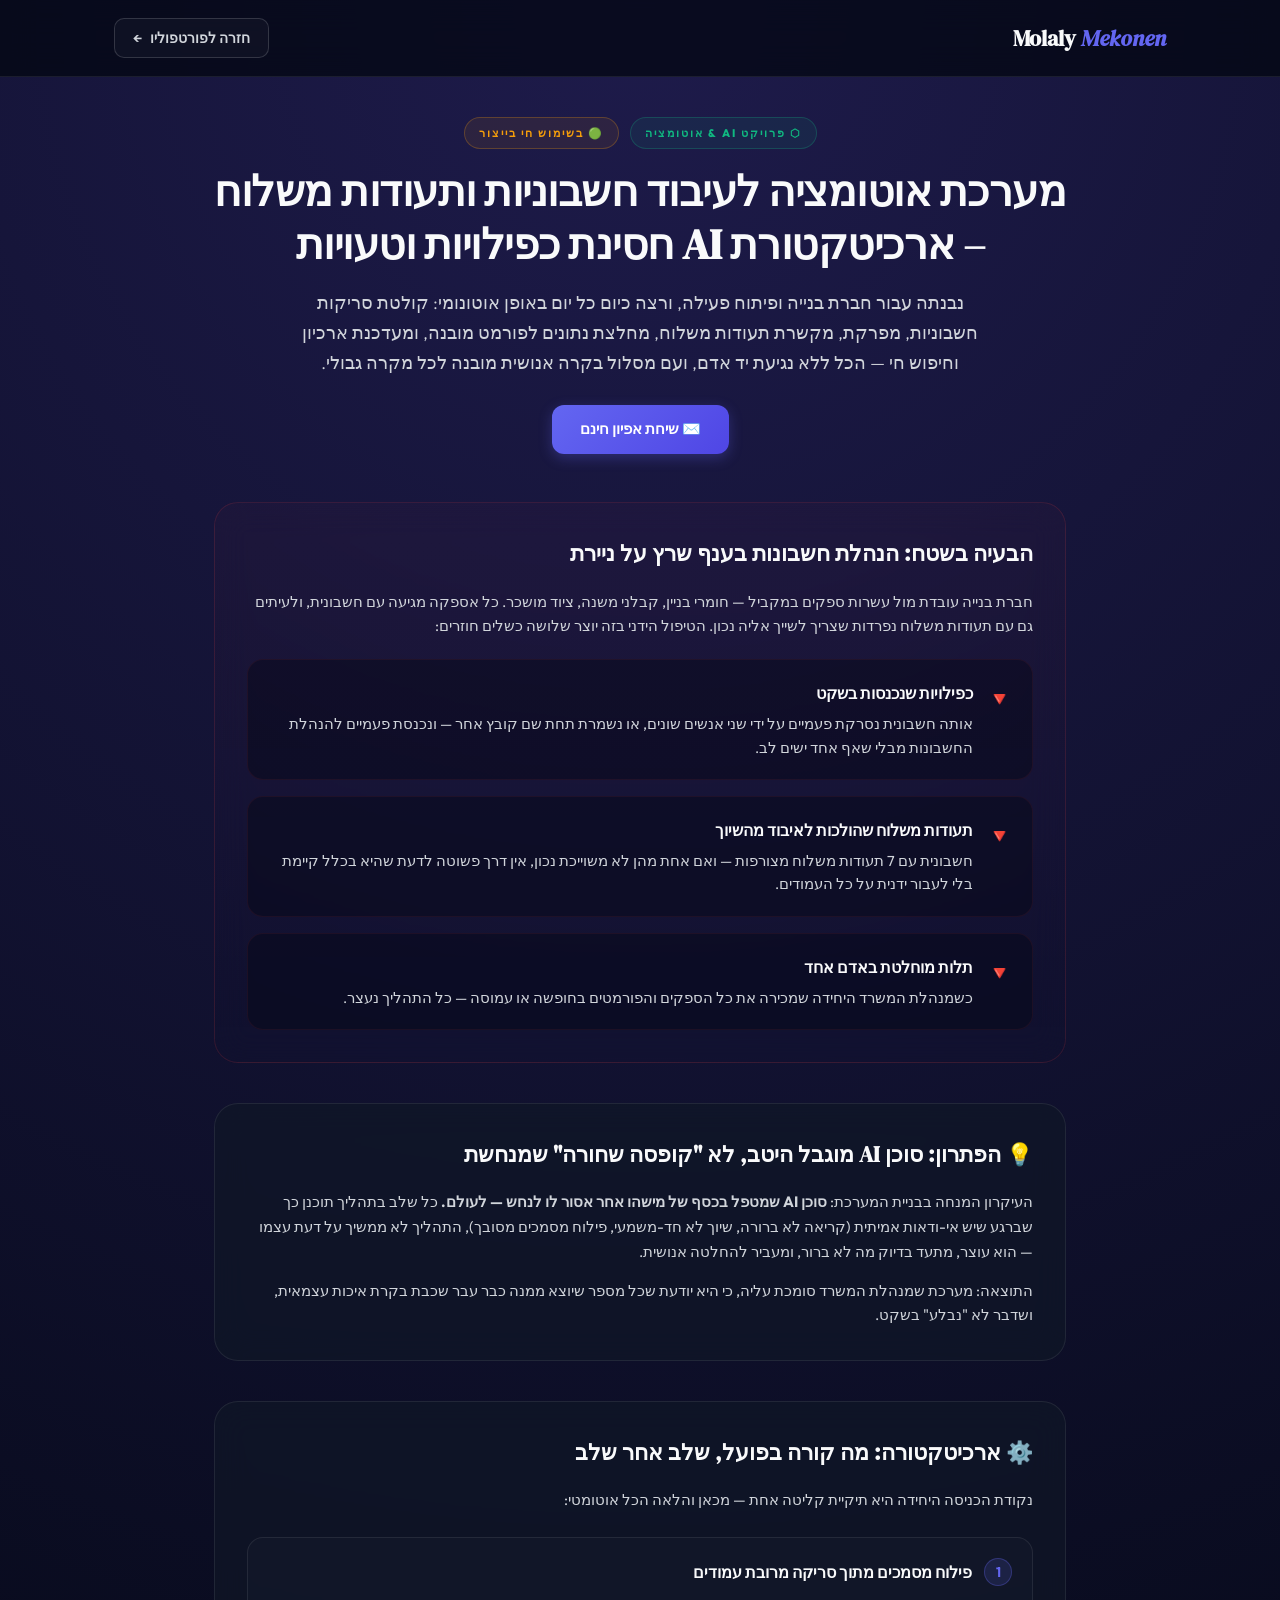
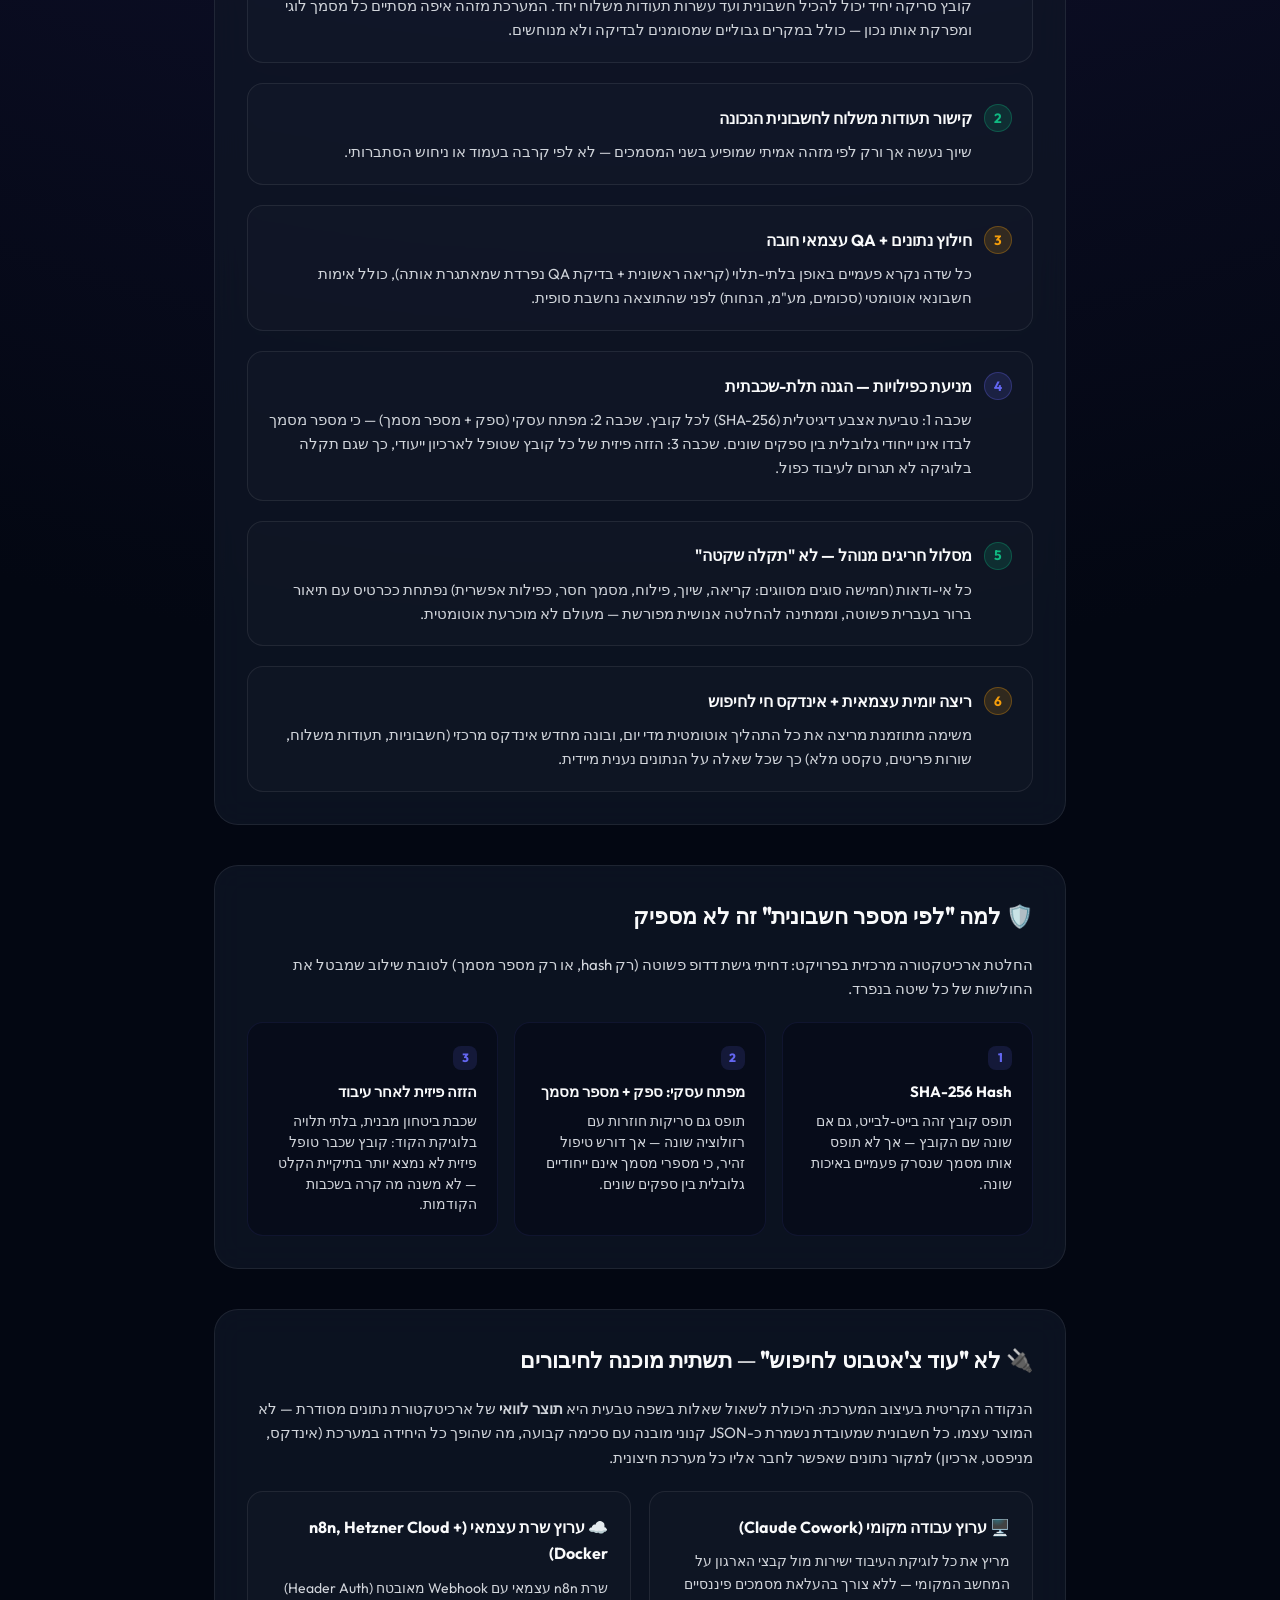
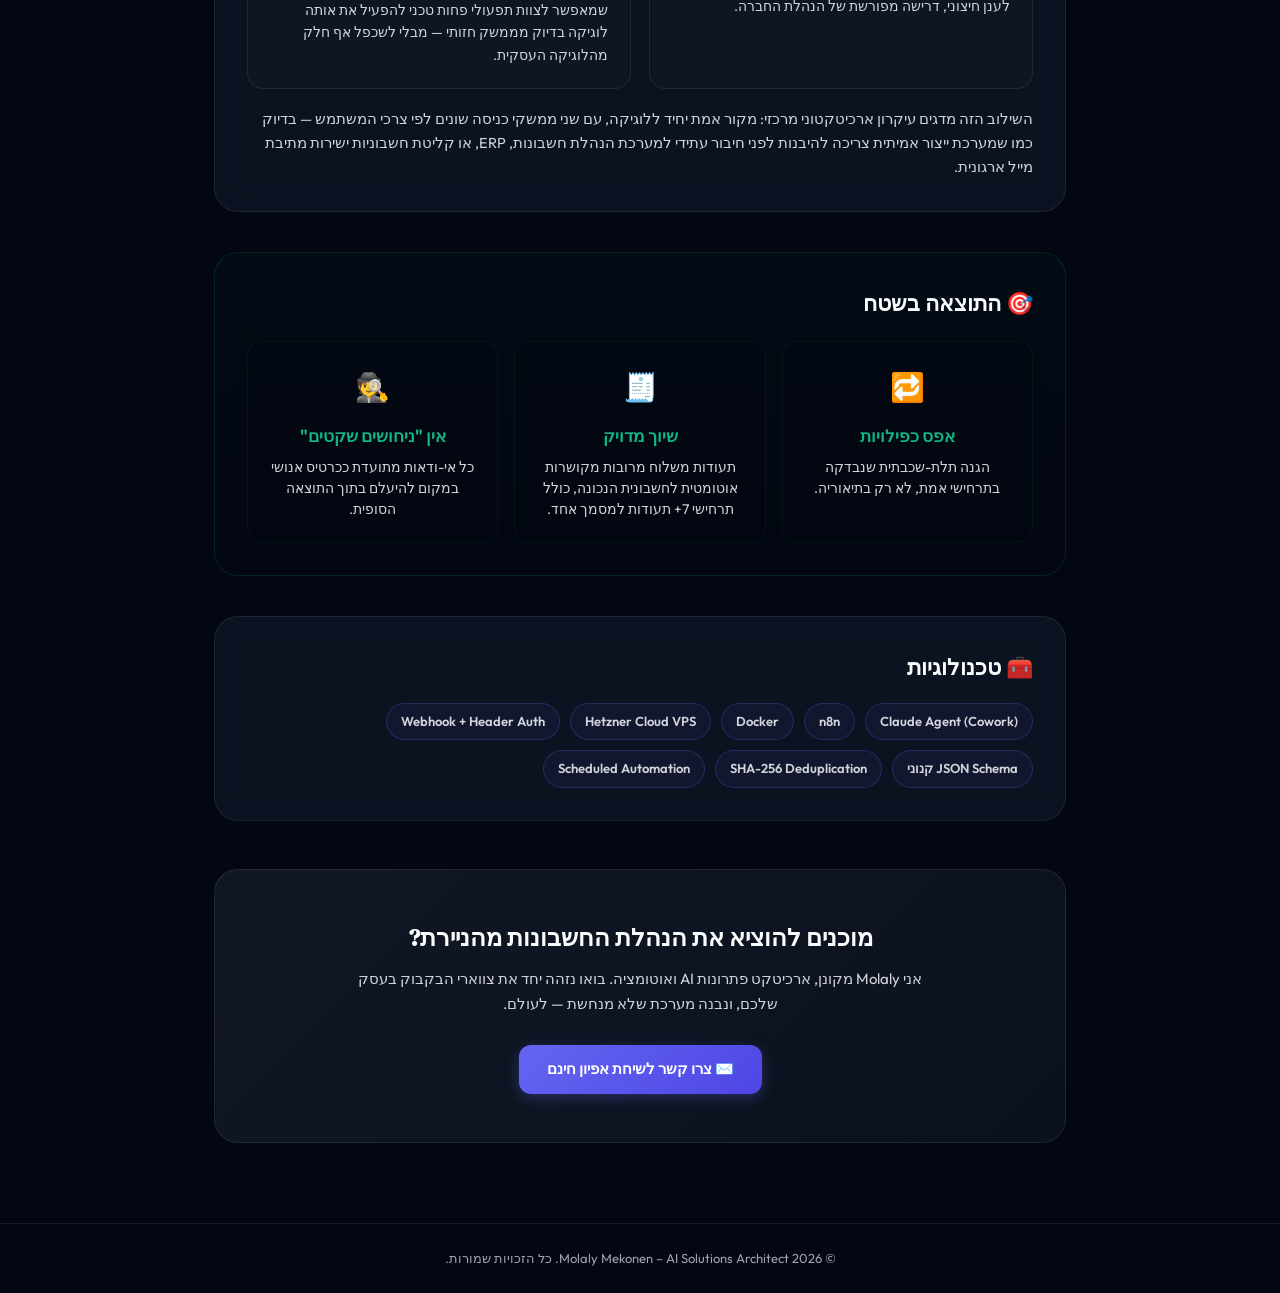
<file: invoice-automation-workflow.html>
<!DOCTYPE html>
<html lang="he" dir="rtl">
<head>
<meta charset="UTF-8">
<meta name="viewport" content="width=device-width, initial-scale=1.0">
<title>מערכת אוטומציה לעיבוד חשבוניות – ארכיטקטורת AI חסינת כפילויות לענף הבנייה</title>
<link href="https://fonts.googleapis.com/css2?family=Space+Grotesk:wght@300;400;500;600;700;800&family=DM+Serif+Display:ital@0;1&family=Outfit:wght@300;400;500;600;700;800&display=swap" rel="stylesheet">
<style>
:root {
  --bg: #030712;
  --sur: rgba(17, 24, 39, 0.7);
  --sur2: rgba(31, 41, 55, 0.65);
  --sur3: rgba(55, 65, 81, 0.5);
  --bor: rgba(255, 255, 255, 0.08);
  --bor2: rgba(255, 255, 255, 0.15);
  --ac: #6366f1; /* Indigo */
  --ac2: #10b981; /* Emerald */
  --ac3: #f59e0b; /* Amber */
  --tx: #f9fafb;
  --tx2: #d1d5db;
  --tx3: #9ca3af;
}

* { box-sizing: border-box; margin: 0; padding: 0; }
html { scroll-behavior: smooth; }

body {
  font-family: 'Outfit', 'Space Grotesk', sans-serif;
  background: radial-gradient(circle at 50% 0%, #1e1b4b 0%, #030712 50%);
  color: var(--tx);
  min-height: 100vh;
  direction: rtl;
  line-height: 1.65;
  overflow-x: hidden;
}

header {
  position: sticky;
  top: 0;
  background: rgba(3, 7, 18, 0.75);
  backdrop-filter: blur(16px);
  -webkit-backdrop-filter: blur(16px);
  border-bottom: 1px solid var(--bor);
  z-index: 100;
}

.nav-container {
  max-width: 1100px;
  margin: 0 auto;
  padding: 18px 24px;
  display: flex;
  justify-content: space-between;
  align-items: center;
}

.logo {
  font-family: 'DM Serif Display', serif;
  font-size: 22px;
  font-weight: 700;
  text-decoration: none;
  color: var(--tx);
}

.logo span { color: var(--ac); font-style: italic; }

.btn-back {
  display: inline-flex;
  align-items: center;
  gap: 8px;
  background: rgba(255, 255, 255, 0.03);
  color: var(--tx2);
  border: 1px solid var(--bor2);
  padding: 8px 18px;
  border-radius: 10px;
  text-decoration: none;
  font-size: 13.5px;
  font-weight: 600;
  transition: all 0.25s ease;
}

.btn-back:hover {
  background: rgba(99, 102, 241, 0.08);
  border-color: var(--ac);
  color: var(--tx);
  transform: translateY(-1px);
}

main { max-width: 900px; margin: 0 auto; padding: 40px 24px 80px; }

.hero { text-align: center; margin-bottom: 48px; animation: fadeIn 0.8s ease; }

@keyframes fadeIn {
  from { opacity: 0; transform: translateY(12px); }
  to { opacity: 1; transform: translateY(0); }
}

.badge {
  display: inline-flex;
  align-items: center;
  gap: 6px;
  font-size: 11px;
  font-weight: 800;
  letter-spacing: 2px;
  text-transform: uppercase;
  color: var(--ac2);
  background: rgba(16, 185, 129, 0.08);
  padding: 6px 14px;
  border-radius: 20px;
  border: 1px solid rgba(16, 185, 129, 0.25);
  margin-bottom: 16px;
}

.badge.live {
  color: #f59e0b;
  background: rgba(245, 158, 11, 0.08);
  border-color: rgba(245, 158, 11, 0.25);
  margin-inline-start: 8px;
}

h1 {
  font-family: 'DM Serif Display', serif;
  font-size: clamp(28px, 4.5vw, 42px);
  line-height: 1.25;
  margin-bottom: 18px;
  color: var(--tx);
  letter-spacing: -0.5px;
}

.hero-sub {
  font-size: 18px;
  color: var(--tx2);
  max-width: 720px;
  margin: 0 auto 28px;
  font-weight: 300;
}

.cta-group { display: flex; justify-content: center; gap: 14px; }

.btn-primary {
  display: inline-flex;
  align-items: center;
  gap: 8px;
  background: linear-gradient(135deg, var(--ac) 0%, #4f46e5 100%);
  color: #fff;
  border: none;
  padding: 12px 28px;
  border-radius: 12px;
  font-size: 15px;
  font-weight: 700;
  cursor: pointer;
  text-decoration: none;
  transition: all 0.3s cubic-bezier(0.16, 1, 0.3, 1);
  box-shadow: 0 4px 14px rgba(99, 102, 241, 0.3);
}

.btn-primary:hover {
  transform: translateY(-2px);
  box-shadow: 0 6px 20px rgba(99, 102, 241, 0.45);
}

section {
  margin-bottom: 40px;
  background: var(--sur);
  backdrop-filter: blur(16px);
  -webkit-backdrop-filter: blur(16px);
  border: 1px solid var(--bor);
  border-radius: 24px;
  padding: 32px;
}

h2 {
  font-family: 'DM Serif Display', serif;
  font-size: 22px;
  margin-bottom: 18px;
  display: flex;
  align-items: center;
  gap: 10px;
  color: var(--tx);
}

.pain-section {
  border-color: rgba(239, 68, 68, 0.15);
  background: linear-gradient(180deg, rgba(239, 68, 68, 0.03) 0%, rgba(3, 7, 18, 0) 100%);
}

.pain-grid { display: grid; gap: 16px; margin-top: 20px; }

.pain-card {
  background: rgba(3, 7, 18, 0.4);
  border: 1px solid rgba(239, 68, 68, 0.08);
  border-radius: 16px;
  padding: 20px;
  display: flex;
  gap: 14px;
}

.pain-icon { font-size: 20px; color: #ef4444; flex-shrink: 0; margin-top: 2px; }
.pain-content h3 { font-size: 16px; color: var(--tx); margin-bottom: 6px; font-weight: 700; }
.pain-content p { font-size: 14.5px; color: var(--tx2); line-height: 1.6; }

.architecture-timeline { display: grid; gap: 20px; margin-top: 24px; }

.step-card {
  background: rgba(255, 255, 255, 0.015);
  border: 1px solid var(--bor);
  border-radius: 16px;
  padding: 20px;
  position: relative;
  transition: all 0.3s ease;
}

.step-card:hover { border-color: var(--bor2); background: rgba(255, 255, 255, 0.03); }

.step-header { display: flex; align-items: center; gap: 12px; margin-bottom: 8px; }

.step-num {
  width: 28px;
  height: 28px;
  border-radius: 50%;
  background: rgba(99, 102, 241, 0.15);
  border: 1px solid rgba(99, 102, 241, 0.3);
  color: var(--ac);
  font-weight: 700;
  font-size: 13.5px;
  display: flex;
  align-items: center;
  justify-content: center;
  flex-shrink: 0;
}

.step-card:nth-child(2) .step-num { background: rgba(16, 185, 129, 0.15); border-color: rgba(16, 185, 129, 0.3); color: var(--ac2); }
.step-card:nth-child(3) .step-num { background: rgba(245, 158, 11, 0.15); border-color: rgba(245, 158, 11, 0.3); color: var(--ac3); }
.step-card:nth-child(4) .step-num { background: rgba(99, 102, 241, 0.15); border-color: rgba(99, 102, 241, 0.3); color: var(--ac); }
.step-card:nth-child(5) .step-num { background: rgba(16, 185, 129, 0.15); border-color: rgba(16, 185, 129, 0.3); color: var(--ac2); }
.step-card:nth-child(6) .step-num { background: rgba(245, 158, 11, 0.15); border-color: rgba(245, 158, 11, 0.3); color: var(--ac3); }

.step-title { font-size: 16px; font-weight: 700; color: var(--tx); }
.step-desc { font-size: 14.5px; color: var(--tx2); padding-right: 40px; }

.defense-grid {
  display: grid;
  grid-template-columns: repeat(auto-fit, minmax(220px, 1fr));
  gap: 16px;
  margin-top: 20px;
}

.defense-card {
  background: rgba(3, 7, 18, 0.4);
  border: 1px solid rgba(99, 102, 241, 0.1);
  border-radius: 16px;
  padding: 20px;
  transition: all 0.3s ease;
}

.defense-card:hover { border-color: rgba(99, 102, 241, 0.3); transform: translateY(-2px); }

.defense-num {
  display: inline-flex;
  align-items: center;
  justify-content: center;
  width: 24px;
  height: 24px;
  border-radius: 8px;
  background: rgba(99, 102, 241, 0.15);
  color: var(--ac);
  font-weight: 800;
  font-size: 12px;
  margin-bottom: 10px;
}

.defense-card h3 { font-size: 15px; color: var(--tx); margin-bottom: 6px; font-weight: 700; }
.defense-card p { font-size: 13.5px; color: var(--tx2); line-height: 1.55; }

.dual-grid {
  display: grid;
  grid-template-columns: repeat(auto-fit, minmax(260px, 1fr));
  gap: 18px;
  margin-top: 20px;
}

.dual-card {
  background: rgba(255, 255, 255, 0.015);
  border: 1px solid var(--bor);
  border-radius: 16px;
  padding: 22px;
}

.dual-card h3 {
  font-size: 16px;
  color: var(--tx);
  margin-bottom: 10px;
  display: flex;
  align-items: center;
  gap: 8px;
}

.dual-card p { font-size: 14px; color: var(--tx2); line-height: 1.6; }

.results-section {
  border-color: rgba(16, 185, 129, 0.15);
  background: linear-gradient(180deg, rgba(16, 185, 129, 0.03) 0%, rgba(3, 7, 18, 0) 100%);
}

.results-grid {
  display: grid;
  grid-template-columns: repeat(auto-fit, minmax(240px, 1fr));
  gap: 16px;
  margin-top: 20px;
}

.result-card {
  background: rgba(3, 7, 18, 0.4);
  border: 1px solid rgba(16, 185, 129, 0.08);
  border-radius: 16px;
  padding: 22px;
  text-align: center;
  transition: all 0.3s ease;
}

.result-card:hover { transform: translateY(-2px); border-color: rgba(16, 185, 129, 0.25); }
.result-icon { font-size: 28px; margin-bottom: 12px; }
.result-title { font-size: 17px; font-weight: 700; color: var(--ac2); margin-bottom: 6px; }
.result-desc { font-size: 14px; color: var(--tx2); line-height: 1.5; }

.stack-row {
  display: flex;
  flex-wrap: wrap;
  gap: 10px;
  margin-top: 18px;
}

.stack-chip {
  background: rgba(99, 102, 241, 0.08);
  border: 1px solid rgba(99, 102, 241, 0.25);
  color: var(--tx2);
  font-size: 13px;
  font-weight: 600;
  padding: 7px 14px;
  border-radius: 20px;
}

.footer-cta {
  text-align: center;
  padding: 48px 32px;
  background: linear-gradient(135deg, rgba(31, 41, 55, 0.5) 0%, rgba(17, 24, 39, 0.6) 100%);
  border: 1px solid var(--bor);
  border-radius: 24px;
  margin-top: 48px;
}

.footer-cta h2 { font-size: 24px; justify-content: center; margin-bottom: 10px; }
.footer-cta p { font-size: 15px; color: var(--tx2); max-width: 600px; margin: 0 auto 28px; }

footer { text-align: center; padding: 24px; font-size: 13px; color: var(--tx3); border-top: 1px solid var(--bor); }

@media (max-width: 768px) {
  section { padding: 24px; }
  .results-grid, .defense-grid, .dual-grid { grid-template-columns: 1fr; }
}
</style>
</head>
<body>

<header>
  <div class="nav-container">
    <a href="./index.html" class="logo">Molaly <span>Mekonen</span></a>
    <a href="./index.html" class="btn-back">
      <span>חזרה לפורטפוליו</span>
      <span>←</span>
    </a>
  </div>
</header>

<main>
  <div class="hero">
    <div class="badge">⬡ פרויקט AI &amp; אוטומציה</div>
    <div class="badge live">🟢 בשימוש חי בייצור</div>
    <h1>מערכת אוטומציה לעיבוד חשבוניות ותעודות משלוח – ארכיטקטורת AI חסינת כפילויות וטעויות</h1>
    <p class="hero-sub">נבנתה עבור חברת בנייה ופיתוח פעילה, ורצה כיום כל יום באופן אוטונומי: קולטת סריקות חשבוניות, מפרקת, מקשרת תעודות משלוח, מחלצת נתונים לפורמט מובנה, ומעדכנת ארכיון וחיפוש חי — הכל ללא נגיעת יד אדם, ועם מסלול בקרה אנושית מובנה לכל מקרה גבולי.</p>
    <div class="cta-group">
      <a href="https://wa.me/972528742884?text=%D7%A9%D7%9C%D7%95%D7%9D%20%D7%9E%D7%95%D7%9C%D7%9C%D7%99%2C%20%D7%90%D7%A9%D7%9E%D7%97%20%D7%9C%D7%A9%D7%9E%D7%95%D7%A2%20%D7%A2%D7%95%D7%93%20%D7%A4%D7%A8%D7%95%D7%99%D7%A7%D7%98%20%D7%94%D7%97%D7%A9%D7%91%D7%95%D7%A0%D7%99%D7%95%D7%AA" target="_blank" rel="noopener" class="btn-primary">✉️ שיחת אפיון חינם</a>
    </div>
  </div>

  <!-- THE PAIN -->
  <section class="pain-section">
    <h2>הבעיה בשטח: הנהלת חשבונות בענף שרץ על ניירת</h2>
    <p style="color: var(--tx2); font-size: 15px; margin-bottom: 8px;">חברת בנייה עובדת מול עשרות ספקים במקביל — חומרי בניין, קבלני משנה, ציוד מושכר. כל אספקה מגיעה עם חשבונית, ולעיתים גם עם תעודות משלוח נפרדות שצריך לשייך אליה נכון. הטיפול הידני בזה יוצר שלושה כשלים חוזרים:</p>
    <div class="pain-grid">
      <div class="pain-card">
        <div class="pain-icon">🔻</div>
        <div class="pain-content">
          <h3>כפילויות שנכנסות בשקט</h3>
          <p>אותה חשבונית נסרקת פעמיים על ידי שני אנשים שונים, או נשמרת תחת שם קובץ אחר — ונכנסת פעמיים להנהלת החשבונות מבלי שאף אחד ישים לב.</p>
        </div>
      </div>
      <div class="pain-card">
        <div class="pain-icon">🔻</div>
        <div class="pain-content">
          <h3>תעודות משלוח שהולכות לאיבוד מהשיוך</h3>
          <p>חשבונית עם 7 תעודות משלוח מצורפות — ואם אחת מהן לא משוייכת נכון, אין דרך פשוטה לדעת שהיא בכלל קיימת בלי לעבור ידנית על כל העמודים.</p>
        </div>
      </div>
      <div class="pain-card">
        <div class="pain-icon">🔻</div>
        <div class="pain-content">
          <h3>תלות מוחלטת באדם אחד</h3>
          <p>כשמנהלת המשרד היחידה שמכירה את כל הספקים והפורמטים בחופשה או עמוסה — כל התהליך נעצר.</p>
        </div>
      </div>
    </div>
  </section>

  <!-- THE SOLUTION -->
  <section>
    <h2>💡 הפתרון: סוכן AI מוגבל היטב, לא "קופסה שחורה" שמנחשת</h2>
    <p style="margin-bottom: 14px; font-size: 15px; color: var(--tx2);">
      העיקרון המנחה בבניית המערכת: <strong>סוכן AI שמטפל בכסף של מישהו אחר אסור לו לנחש — לעולם.</strong> כל שלב בתהליך תוכנן כך שברגע שיש אי-ודאות אמיתית (קריאה לא ברורה, שיוך לא חד-משמעי, פילוח מסמכים מסובך), התהליך לא ממשיך על דעת עצמו — הוא עוצר, מתעד בדיוק מה לא ברור, ומעביר להחלטה אנושית.
    </p>
    <p style="font-size: 15px; color: var(--tx2);">
      התוצאה: מערכת שמנהלת המשרד סומכת עליה, כי היא יודעת שכל מספר שיוצא ממנה כבר עבר שכבת בקרת איכות עצמאית, ושדבר לא "נבלע" בשקט.
    </p>
  </section>

  <!-- ARCHITECTURE -->
  <section>
    <h2>⚙️ ארכיטקטורה: מה קורה בפועל, שלב אחר שלב</h2>
    <p style="font-size: 15px; color: var(--tx2); margin-bottom: 8px;">נקודת הכניסה היחידה היא תיקיית קליטה אחת — מכאן והלאה הכל אוטומטי:</p>
    <div class="architecture-timeline">
      <div class="step-card">
        <div class="step-header"><div class="step-num">1</div><div class="step-title">פילוח מסמכים מתוך סריקה מרובת עמודים</div></div>
        <div class="step-desc">קובץ סריקה יחיד יכול להכיל חשבונית ועד עשרות תעודות משלוח יחד. המערכת מזהה איפה מסתיים כל מסמך לוגי ומפרקת אותו נכון — כולל במקרים גבוליים שמסומנים לבדיקה ולא מנוחשים.</div>
      </div>
      <div class="step-card">
        <div class="step-header"><div class="step-num">2</div><div class="step-title">קישור תעודות משלוח לחשבונית הנכונה</div></div>
        <div class="step-desc">שיוך נעשה אך ורק לפי מזהה אמיתי שמופיע בשני המסמכים — לא לפי קרבה בעמוד או ניחוש הסתברותי.</div>
      </div>
      <div class="step-card">
        <div class="step-header"><div class="step-num">3</div><div class="step-title">חילוץ נתונים + QA עצמאי חובה</div></div>
        <div class="step-desc">כל שדה נקרא פעמיים באופן בלתי-תלוי (קריאה ראשונית + בדיקת QA נפרדת שמאתגרת אותה), כולל אימות חשבונאי אוטומטי (סכומים, מע"מ, הנחות) לפני שהתוצאה נחשבת סופית.</div>
      </div>
      <div class="step-card">
        <div class="step-header"><div class="step-num">4</div><div class="step-title">מניעת כפילויות — הגנה תלת-שכבתית</div></div>
        <div class="step-desc">שכבה 1: טביעת אצבע דיגיטלית (SHA-256) לכל קובץ. שכבה 2: מפתח עסקי (ספק + מספר מסמך) — כי מספר מסמך לבדו אינו ייחודי גלובלית בין ספקים שונים. שכבה 3: הזזה פיזית של כל קובץ שטופל לארכיון ייעודי, כך שגם תקלה בלוגיקה לא תגרום לעיבוד כפול.</div>
      </div>
      <div class="step-card">
        <div class="step-header"><div class="step-num">5</div><div class="step-title">מסלול חריגים מנוהל — לא "תקלה שקטה"</div></div>
        <div class="step-desc">כל אי-ודאות (חמישה סוגים מסווגים: קריאה, שיוך, פילוח, מסמך חסר, כפילות אפשרית) נפתחת ככרטיס עם תיאור ברור בעברית פשוטה, וממתינה להחלטה אנושית מפורשת — מעולם לא מוכרעת אוטומטית.</div>
      </div>
      <div class="step-card">
        <div class="step-header"><div class="step-num">6</div><div class="step-title">ריצה יומית עצמאית + אינדקס חי לחיפוש</div></div>
        <div class="step-desc">משימה מתוזמנת מריצה את כל התהליך אוטומטית מדי יום, ובונה מחדש אינדקס מרכזי (חשבוניות, תעודות משלוח, שורות פריטים, טקסט מלא) כך שכל שאלה על הנתונים נענית מיידית.</div>
      </div>
    </div>
  </section>

  <!-- DUPLICATE PREVENTION DEEP DIVE -->
  <section>
    <h2>🛡️ למה "לפי מספר חשבונית" זה לא מספיק</h2>
    <p style="font-size: 15px; color: var(--tx2); margin-bottom: 4px;">החלטת ארכיטקטורה מרכזית בפרויקט: דחיתי גישת דדופ פשוטה (רק hash, או רק מספר מסמך) לטובת שילוב שמבטל את החולשות של כל שיטה בנפרד.</p>
    <div class="defense-grid">
      <div class="defense-card"><div class="defense-num">1</div><h3>SHA-256 Hash</h3><p>תופס קובץ זהה בייט-לבייט, גם אם שונה שם הקובץ — אך לא תופס אותו מסמך שנסרק פעמיים באיכות שונה.</p></div>
      <div class="defense-card"><div class="defense-num">2</div><h3>מפתח עסקי: ספק + מספר מסמך</h3><p>תופס גם סריקות חוזרות עם רזולוציה שונה — אך דורש טיפול זהיר, כי מספרי מסמך אינם ייחודיים גלובלית בין ספקים שונים.</p></div>
      <div class="defense-card"><div class="defense-num">3</div><h3>הזזה פיזית לאחר עיבוד</h3><p>שכבת ביטחון מבנית, בלתי תלויה בלוגיקת הקוד: קובץ שכבר טופל פיזית לא נמצא יותר בתיקיית הקלט — לא משנה מה קרה בשכבות הקודמות.</p></div>
    </div>
  </section>

  <!-- DUAL CHANNEL / EXTENSIBILITY (the important part per user request) -->
  <section>
    <h2>🔌 לא "עוד צ'אטבוט לחיפוש" — תשתית מוכנה לחיבורים</h2>
    <p style="font-size: 15px; color: var(--tx2); margin-bottom: 8px;">
      הנקודה הקריטית בעיצוב המערכת: היכולת לשאול שאלות בשפה טבעית היא <strong>תוצר לוואי</strong> של ארכיטקטורת נתונים מסודרת — לא המוצר עצמו. כל חשבונית שמעובדת נשמרת כ-JSON קנוני מובנה עם סכימה קבועה, מה שהופך כל היחידה במערכת (אינדקס, מניפסט, ארכיון) למקור נתונים שאפשר לחבר אליו כל מערכת חיצונית.
    </p>
    <div class="dual-grid">
      <div class="dual-card">
        <h3>🖥️ ערוץ עבודה מקומי (Claude Cowork)</h3>
        <p>מריץ את כל לוגיקת העיבוד ישירות מול קבצי הארגון על המחשב המקומי — ללא צורך בהעלאת מסמכים פיננסיים לענן חיצוני, דרישה מפורשת של הנהלת החברה.</p>
      </div>
      <div class="dual-card">
        <h3>☁️ ערוץ שרת עצמאי (n8n, Hetzner Cloud + Docker)</h3>
        <p>שרת n8n עצמאי עם Webhook מאובטח (Header Auth) שמאפשר לצוות תפעולי פחות טכני להפעיל את אותה לוגיקה בדיוק מממשק חזותי — מבלי לשכפל אף חלק מהלוגיקה העסקית.</p>
      </div>
    </div>
    <p style="font-size: 14.5px; color: var(--tx2); margin-top: 18px;">
      השילוב הזה מדגים עיקרון ארכיטקטוני מרכזי: מקור אמת יחיד ללוגיקה, עם שני ממשקי כניסה שונים לפי צרכי המשתמש — בדיוק כמו שמערכת ייצור אמיתית צריכה להיבנות לפני חיבור עתידי למערכת הנהלת חשבונות, ERP, או קליטת חשבוניות ישירות מתיבת מייל ארגונית.
    </p>
  </section>

  <!-- RESULTS -->
  <section class="results-section">
    <h2>🎯 התוצאה בשטח</h2>
    <div class="results-grid">
      <div class="result-card"><div class="result-icon">🔁</div><div class="result-title">אפס כפילויות</div><div class="result-desc">הגנה תלת-שכבתית שנבדקה בתרחישי אמת, לא רק בתיאוריה.</div></div>
      <div class="result-card"><div class="result-icon">🧾</div><div class="result-title">שיוך מדויק</div><div class="result-desc">תעודות משלוח מרובות מקושרות אוטומטית לחשבונית הנכונה, כולל תרחישי 7+ תעודות למסמך אחד.</div></div>
      <div class="result-card"><div class="result-icon">🕵️</div><div class="result-title">אין "ניחושים שקטים"</div><div class="result-desc">כל אי-ודאות מתועדת ככרטיס אנושי במקום להיעלם בתוך התוצאה הסופית.</div></div>
    </div>
  </section>

  <!-- STACK -->
  <section>
    <h2>🧰 טכנולוגיות</h2>
    <div class="stack-row">
      <span class="stack-chip">Claude Agent (Cowork)</span>
      <span class="stack-chip">n8n</span>
      <span class="stack-chip">Docker</span>
      <span class="stack-chip">Hetzner Cloud VPS</span>
      <span class="stack-chip">Webhook + Header Auth</span>
      <span class="stack-chip">JSON Schema קנוני</span>
      <span class="stack-chip">SHA-256 Deduplication</span>
      <span class="stack-chip">Scheduled Automation</span>
    </div>
  </section>

  <!-- FOOTER CTA -->
  <div class="footer-cta">
    <h2>מוכנים להוציא את הנהלת החשבונות מהניירת?</h2>
    <p>אני Molaly מקונן, ארכיטקט פתרונות AI ואוטומציה. בואו נזהה יחד את צווארי הבקבוק בעסק שלכם, ונבנה מערכת שלא מנחשת — לעולם.</p>
    <a href="https://wa.me/972528742884?text=%D7%A9%D7%9C%D7%95%D7%9D%20%D7%9E%D7%95%D7%9C%D7%9C%D7%99%2C%20%D7%90%D7%A9%D7%9E%D7%97%20%D7%9C%D7%A9%D7%9E%D7%95%D7%A2%20%D7%A2%D7%95%D7%93%20%D7%A4%D7%A8%D7%95%D7%99%D7%A7%D7%98%20%D7%94%D7%97%D7%A9%D7%91%D7%95%D7%A0%D7%99%D7%95%D7%AA" target="_blank" rel="noopener" class="btn-primary">✉️ צרו קשר לשיחת אפיון חינם</a>
  </div>
</main>

<footer>
  <p>© 2026 Molaly Mekonen – AI Solutions Architect. כל הזכויות שמורות.</p>
</footer>

</body>
</html>
</file>
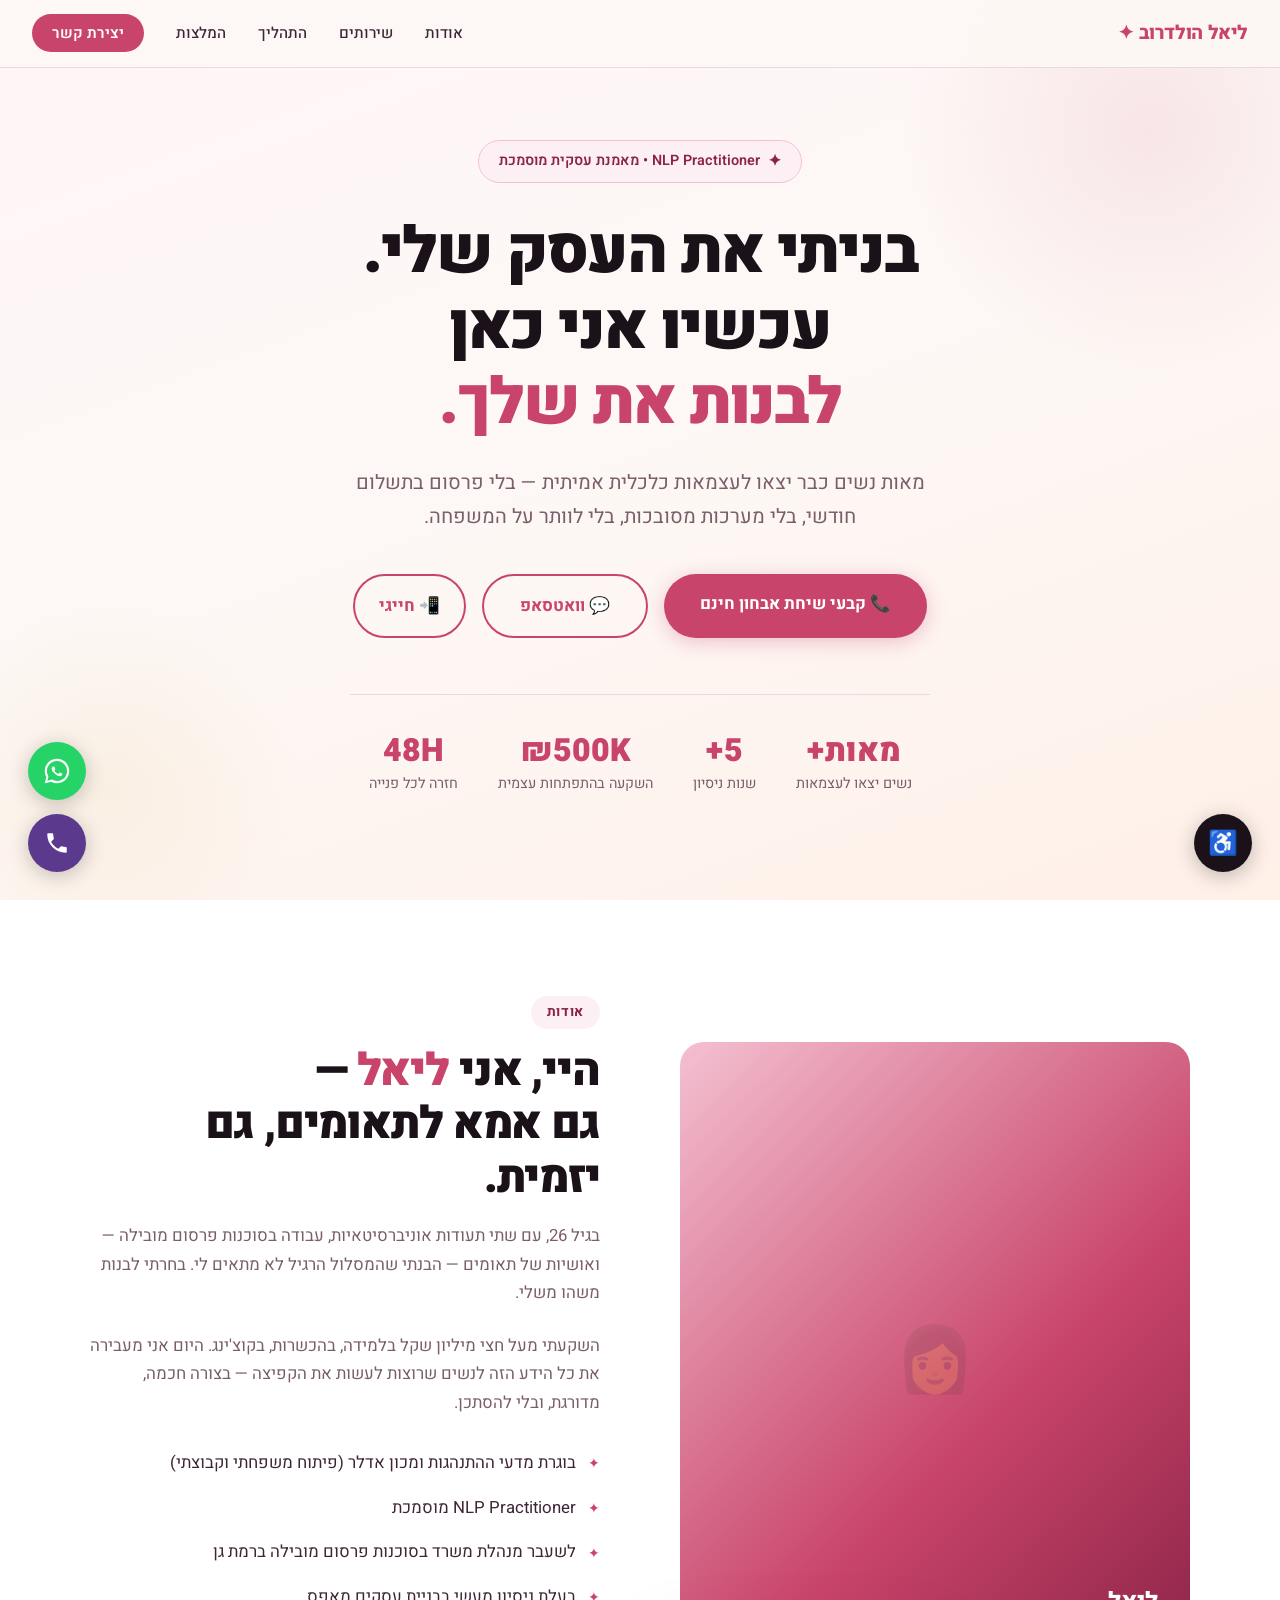
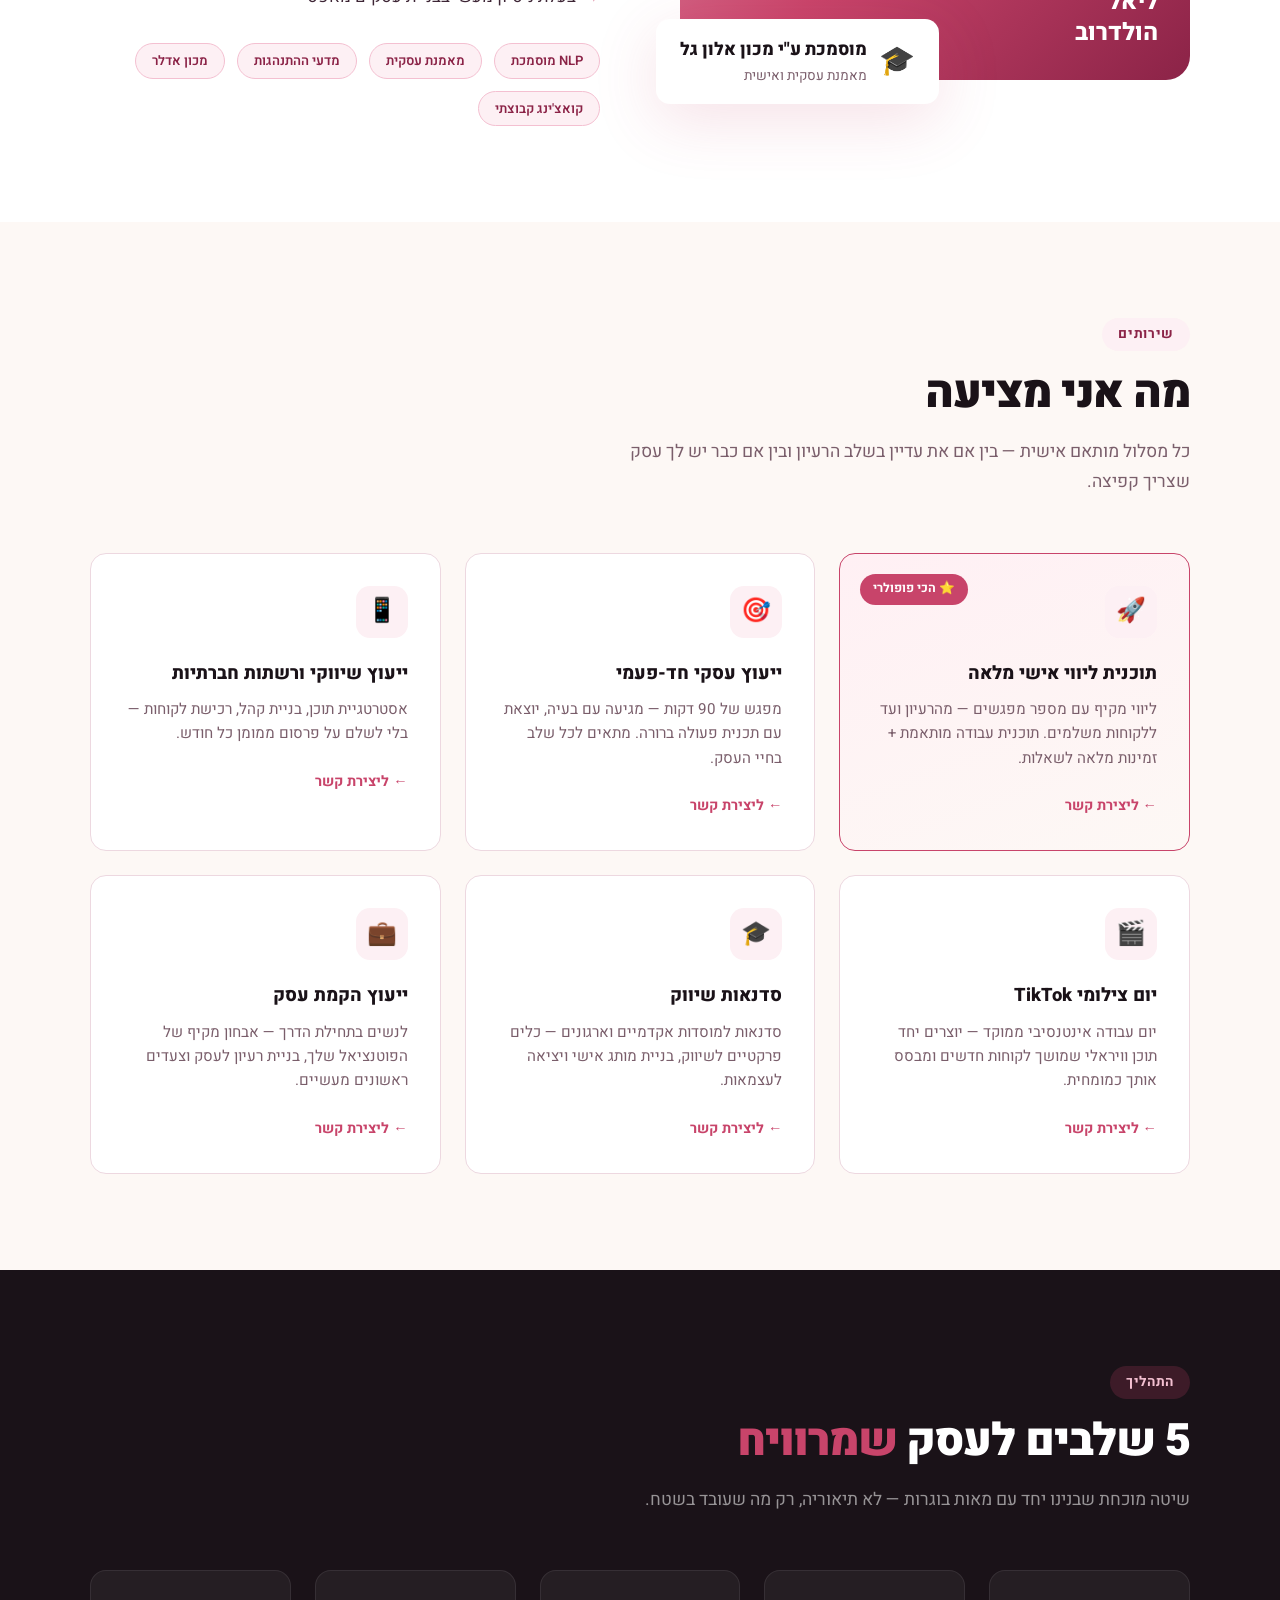
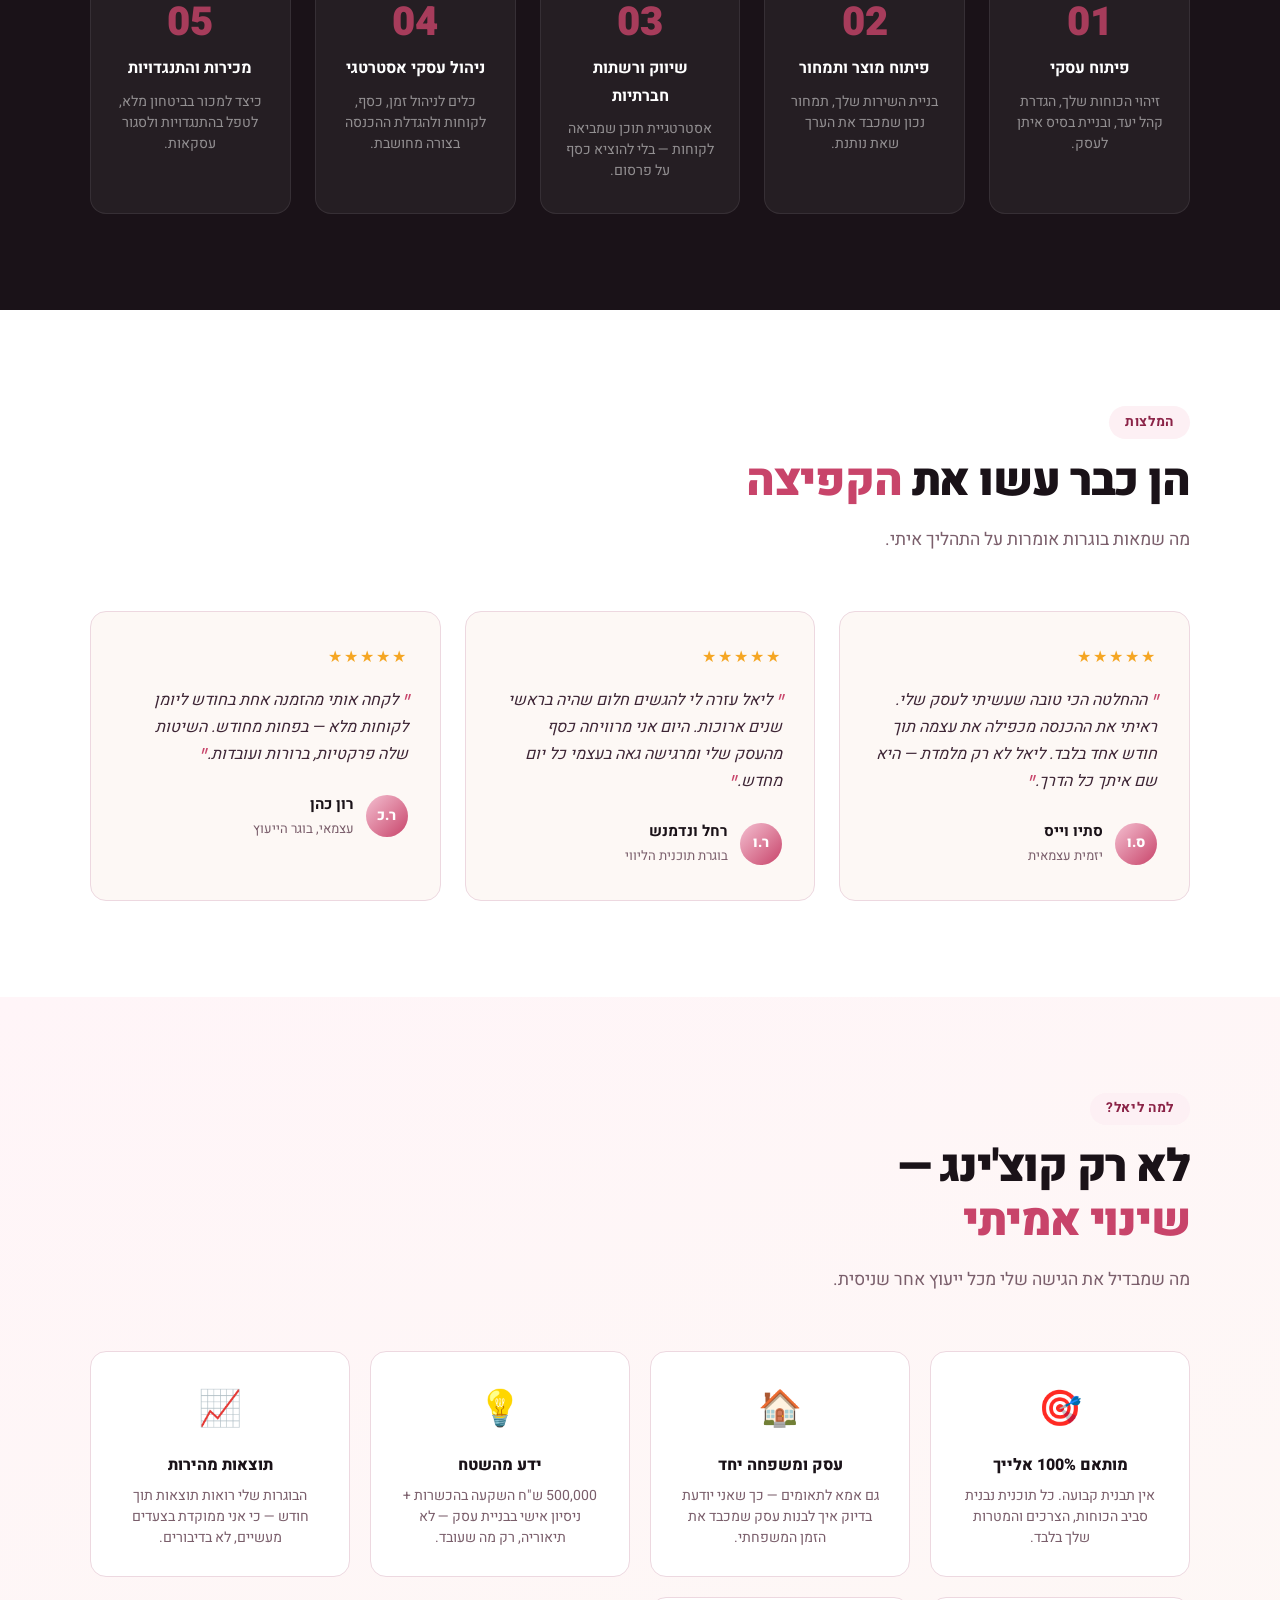
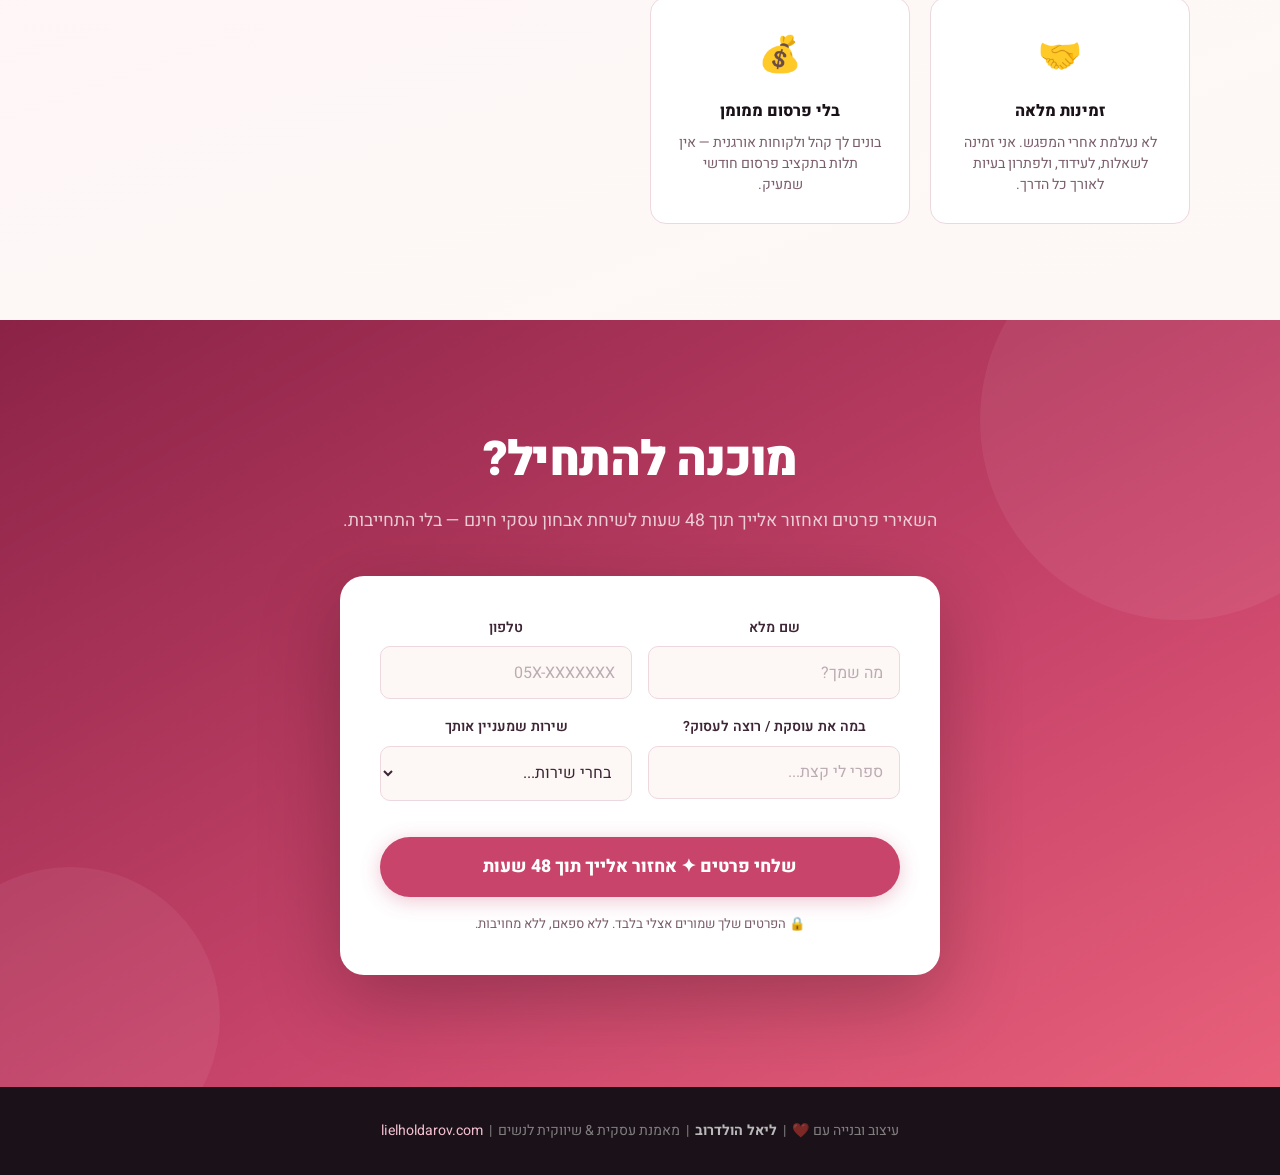
<file: liel-holdarov-landing.html>
<!DOCTYPE html>
<html lang="he" dir="rtl">
<head>
<meta charset="UTF-8">
<meta name="viewport" content="width=device-width, initial-scale=1.0">
<title>ליאל הולדרוב | קוצ'ינג עסקי לנשים</title>
<link href="https://fonts.googleapis.com/css2?family=Heebo:wght@300;400;500;600;700;800;900&display=swap" rel="stylesheet">
<style>
  *, *::before, *::after { box-sizing: border-box; margin: 0; padding: 0; }

  :root {
    --rose: #C8446A;
    --rose-light: #F4C0D1;
    --rose-pale: #FDF0F4;
    --rose-dark: #8B2347;
    --gold: #C9972A;
    --gold-light: #F5E4C0;
    --cream: #FDF8F5;
    --dark: #1A1218;
    --text: #3D2535;
    --muted: #7A5E6B;
    --border: #EDD8E0;
    --white: #ffffff;
    --radius: 16px;
    --shadow: 0 4px 32px rgba(200, 68, 106, 0.10);
    --shadow-lg: 0 16px 64px rgba(200, 68, 106, 0.16);
  }

  html { scroll-behavior: smooth; }

  body {
    font-family: 'Heebo', sans-serif;
    background: var(--cream);
    color: var(--text);
    line-height: 1.7;
    overflow-x: hidden;
  }

  /* ── NAV ── */
  nav {
    position: fixed; top: 0; right: 0; left: 0; z-index: 100;
    background: rgba(253, 248, 245, 0.92);
    backdrop-filter: blur(12px);
    border-bottom: 1px solid var(--border);
    padding: 0 2rem;
    height: 68px;
    display: flex; align-items: center; justify-content: space-between;
  }
  .nav-logo {
    font-size: 1.2rem; font-weight: 800; color: var(--rose);
    letter-spacing: -0.02em;
  }
  .nav-links { display: flex; gap: 2rem; list-style: none; }
  .nav-links a {
    font-size: 0.95rem; font-weight: 500; color: var(--text);
    text-decoration: none; transition: color 0.2s;
  }
  .nav-links a:hover { color: var(--rose); }
  .nav-cta {
    background: var(--rose); color: var(--white) !important;
    padding: 0.5rem 1.25rem; border-radius: 50px;
    font-weight: 600 !important; transition: background 0.2s, transform 0.15s !important;
  }
  .nav-cta:hover { background: var(--rose-dark) !important; transform: translateY(-1px); }

  /* ── HERO ── */
  #hero {
    min-height: 100vh;
    padding: 100px 2rem 4rem;
    display: flex; align-items: center; justify-content: center;
    background: linear-gradient(160deg, #FFF5F8 0%, #FDF8F5 50%, #FFF0E8 100%);
    position: relative; overflow: hidden;
    text-align: center;
  }
  #hero::before {
    content: '';
    position: absolute; top: -120px; right: -120px;
    width: 500px; height: 500px; border-radius: 50%;
    background: radial-gradient(circle, rgba(200,68,106,0.10) 0%, transparent 70%);
    pointer-events: none;
  }
  #hero::after {
    content: '';
    position: absolute; bottom: -80px; left: -80px;
    width: 380px; height: 380px; border-radius: 50%;
    background: radial-gradient(circle, rgba(201,151,42,0.08) 0%, transparent 70%);
    pointer-events: none;
  }
  .hero-inner { max-width: 820px; position: relative; z-index: 1; }
  .hero-badge {
    display: inline-flex; align-items: center; gap: 0.5rem;
    background: var(--rose-pale); border: 1px solid var(--rose-light);
    color: var(--rose-dark); font-size: 0.9rem; font-weight: 600;
    padding: 0.45rem 1.25rem; border-radius: 50px;
    margin-bottom: 2rem;
  }
  .hero-badge span { font-size: 1rem; }
  h1 {
    font-size: clamp(2.4rem, 6vw, 4rem);
    font-weight: 900; line-height: 1.18;
    color: var(--dark); letter-spacing: -0.03em;
    margin-bottom: 1.5rem;
  }
  h1 em { color: var(--rose); font-style: normal; }
  .hero-sub {
    font-size: clamp(1.05rem, 2.5vw, 1.25rem);
    color: var(--muted); max-width: 580px; margin: 0 auto 2.5rem;
    font-weight: 400;
  }
  .hero-actions { display: flex; gap: 1rem; justify-content: center; flex-wrap: wrap; }
  .btn-primary {
    display: inline-block;
    background: var(--rose); color: var(--white);
    padding: 1rem 2.25rem; border-radius: 50px;
    font-size: 1.05rem; font-weight: 700; text-decoration: none;
    transition: background 0.2s, transform 0.15s, box-shadow 0.2s;
    box-shadow: 0 4px 20px rgba(200,68,106,0.30);
  }
  .btn-primary:hover { background: var(--rose-dark); transform: translateY(-2px); box-shadow: 0 8px 28px rgba(200,68,106,0.38); }
  .btn-secondary {
    display: inline-block;
    background: transparent; color: var(--rose);
    border: 2px solid var(--rose);
    padding: 1rem 2.25rem; border-radius: 50px;
    font-size: 1.05rem; font-weight: 700; text-decoration: none;
    transition: all 0.2s;
  }
  .btn-secondary:hover { background: var(--rose-pale); transform: translateY(-2px); }
  .hero-stats {
    display: flex; gap: 2.5rem; justify-content: center; flex-wrap: wrap;
    margin-top: 3.5rem; padding-top: 2.5rem;
    border-top: 1px solid var(--border);
  }
  .stat { text-align: center; }
  .stat-num { font-size: 2rem; font-weight: 900; color: var(--rose); line-height: 1; }
  .stat-label { font-size: 0.9rem; color: var(--muted); margin-top: 0.3rem; }

  /* ── SECTIONS ── */
  section { padding: 6rem 2rem; }
  .container { max-width: 1100px; margin: 0 auto; }
  .section-tag {
    display: inline-block;
    background: var(--rose-pale); color: var(--rose-dark);
    font-size: 0.85rem; font-weight: 700; letter-spacing: 0.05em;
    padding: 0.3rem 1rem; border-radius: 50px;
    margin-bottom: 1rem; text-transform: uppercase;
  }
  h2 {
    font-size: clamp(2rem, 4vw, 2.8rem);
    font-weight: 900; line-height: 1.2;
    color: var(--dark); letter-spacing: -0.025em;
    margin-bottom: 1rem;
  }
  h2 em { color: var(--rose); font-style: normal; }
  .section-sub {
    font-size: 1.1rem; color: var(--muted);
    max-width: 560px; margin-bottom: 3.5rem;
  }

  /* ── ABOUT ── */
  #about { background: var(--white); }
  .about-grid {
    display: grid; grid-template-columns: 1fr 1fr; gap: 5rem;
    align-items: center;
  }
  .about-image-wrap {
    position: relative;
  }
  .about-img-placeholder {
    width: 100%; aspect-ratio: 4/5; border-radius: 24px;
    background: linear-gradient(135deg, #F4C0D1 0%, #C8446A 60%, #8B2347 100%);
    display: flex; align-items: center; justify-content: center;
    font-size: 5rem; color: rgba(255,255,255,0.5);
    position: relative; overflow: hidden;
  }
  .about-img-placeholder::after {
    content: 'ליאל\A הולדרוב';
    white-space: pre;
    position: absolute; bottom: 2rem; right: 2rem;
    color: white; font-size: 1.5rem; font-weight: 800; text-align: right;
    line-height: 1.3;
  }
  .about-badge-float {
    position: absolute; bottom: -1.5rem; left: -1.5rem;
    background: var(--white); border-radius: 14px;
    padding: 1rem 1.5rem;
    box-shadow: var(--shadow-lg);
    display: flex; align-items: center; gap: 0.75rem;
  }
  .about-badge-icon { font-size: 1.8rem; }
  .about-badge-text { font-size: 0.85rem; color: var(--muted); }
  .about-badge-text strong { display: block; font-size: 1.1rem; color: var(--dark); font-weight: 800; }
  .about-list { list-style: none; margin: 2rem 0; display: flex; flex-direction: column; gap: 1rem; }
  .about-list li {
    display: flex; align-items: flex-start; gap: 0.75rem;
    font-size: 1.05rem; color: var(--text);
  }
  .about-list li::before {
    content: '✦';
    color: var(--rose); font-size: 0.9rem; margin-top: 0.2rem; flex-shrink: 0;
  }
  .cred-row { display: flex; flex-wrap: wrap; gap: 0.75rem; margin-top: 1.5rem; }
  .cred-pill {
    background: var(--rose-pale); border: 1px solid var(--rose-light);
    color: var(--rose-dark); font-size: 0.82rem; font-weight: 600;
    padding: 0.35rem 1rem; border-radius: 50px;
  }

  /* ── SERVICES ── */
  #services { background: var(--cream); }
  .services-grid {
    display: grid; grid-template-columns: repeat(auto-fit, minmax(300px, 1fr)); gap: 1.5rem;
  }
  .service-card {
    background: var(--white); border-radius: var(--radius);
    border: 1px solid var(--border);
    padding: 2rem; position: relative; overflow: hidden;
    transition: transform 0.25s, box-shadow 0.25s;
    cursor: default;
  }
  .service-card:hover { transform: translateY(-4px); box-shadow: var(--shadow-lg); }
  .service-card.featured {
    border-color: var(--rose); background: linear-gradient(160deg, #FFF0F4 0%, #FDF8F5 100%);
  }
  .service-card.featured::before {
    content: '⭐ הכי פופולרי';
    position: absolute; top: 1.25rem; left: 1.25rem;
    background: var(--rose); color: white;
    font-size: 0.78rem; font-weight: 700;
    padding: 0.3rem 0.8rem; border-radius: 50px;
  }
  .service-icon {
    width: 52px; height: 52px; border-radius: 14px;
    background: var(--rose-pale);
    display: flex; align-items: center; justify-content: center;
    font-size: 1.5rem; margin-bottom: 1.25rem;
  }
  .service-title {
    font-size: 1.15rem; font-weight: 800; color: var(--dark);
    margin-bottom: 0.5rem;
  }
  .service-desc { font-size: 0.95rem; color: var(--muted); line-height: 1.6; }
  .service-arrow {
    margin-top: 1.5rem; color: var(--rose); font-weight: 700;
    font-size: 0.9rem; display: flex; align-items: center; gap: 0.4rem;
  }

  /* ── PROCESS ── */
  #process { background: var(--dark); }
  #process h2 { color: var(--white); }
  #process .section-sub { color: rgba(255,255,255,0.55); }
  #process .section-tag { background: rgba(200,68,106,0.2); color: var(--rose-light); }
  .process-steps {
    display: grid; grid-template-columns: repeat(auto-fit, minmax(180px, 1fr)); gap: 1.5rem;
  }
  .process-step {
    text-align: center; padding: 2rem 1.5rem;
    background: rgba(255,255,255,0.05); border-radius: var(--radius);
    border: 1px solid rgba(255,255,255,0.08);
    transition: background 0.25s, border-color 0.25s, transform 0.25s;
  }
  .process-step:hover {
    background: rgba(200,68,106,0.15); border-color: rgba(200,68,106,0.4);
    transform: translateY(-4px);
  }
  .step-num {
    font-size: 2.5rem; font-weight: 900; color: var(--rose);
    line-height: 1; margin-bottom: 0.75rem; opacity: 0.8;
  }
  .step-title { font-size: 1rem; font-weight: 700; color: var(--white); margin-bottom: 0.5rem; }
  .step-desc { font-size: 0.88rem; color: rgba(255,255,255,0.5); line-height: 1.5; }

  /* ── TESTIMONIALS ── */
  #testimonials { background: var(--white); }
  .testimonials-grid {
    display: grid; grid-template-columns: repeat(auto-fit, minmax(300px, 1fr)); gap: 1.5rem;
  }
  .testimonial-card {
    background: var(--cream); border-radius: var(--radius);
    border: 1px solid var(--border);
    padding: 2rem; position: relative;
    transition: transform 0.25s, box-shadow 0.25s;
  }
  .testimonial-card:hover { transform: translateY(-3px); box-shadow: var(--shadow); }
  .testimonial-stars { color: #F5A623; font-size: 1rem; margin-bottom: 1rem; letter-spacing: 2px; }
  .testimonial-text {
    font-size: 1rem; color: var(--text); line-height: 1.7;
    margin-bottom: 1.5rem; font-style: italic;
  }
  .testimonial-text::before { content: '"'; color: var(--rose); font-size: 1.5rem; line-height: 0; vertical-align: -0.3em; margin-left: 2px; }
  .testimonial-text::after { content: '"'; color: var(--rose); font-size: 1.5rem; line-height: 0; vertical-align: -0.3em; margin-right: 2px; }
  .testimonial-author { display: flex; align-items: center; gap: 0.75rem; }
  .author-avatar {
    width: 42px; height: 42px; border-radius: 50%;
    background: linear-gradient(135deg, var(--rose-light), var(--rose));
    display: flex; align-items: center; justify-content: center;
    font-weight: 800; color: white; font-size: 0.9rem; flex-shrink: 0;
  }
  .author-name { font-weight: 700; color: var(--dark); font-size: 0.95rem; }
  .author-role { font-size: 0.82rem; color: var(--muted); }

  /* ── WHY ── */
  #why { background: linear-gradient(160deg, #FFF5F8 0%, #FDF8F5 100%); }
  .why-grid {
    display: grid; grid-template-columns: repeat(auto-fit, minmax(220px, 1fr)); gap: 1.25rem;
  }
  .why-card {
    background: var(--white); border-radius: var(--radius);
    border: 1px solid var(--border); padding: 1.75rem;
    text-align: center;
    transition: transform 0.2s, box-shadow 0.2s;
  }
  .why-card:hover { transform: translateY(-3px); box-shadow: var(--shadow); }
  .why-icon { font-size: 2.2rem; margin-bottom: 0.75rem; }
  .why-title { font-size: 1rem; font-weight: 800; color: var(--dark); margin-bottom: 0.4rem; }
  .why-text { font-size: 0.88rem; color: var(--muted); line-height: 1.5; }

  /* ── CTA / FORM ── */
  #contact {
    background: linear-gradient(150deg, var(--rose-dark) 0%, var(--rose) 60%, #E8607A 100%);
    padding: 7rem 2rem; text-align: center;
    position: relative; overflow: hidden;
  }
  #contact::before {
    content: '';
    position: absolute; top: -100px; right: -100px;
    width: 400px; height: 400px; border-radius: 50%;
    background: rgba(255,255,255,0.06); pointer-events: none;
  }
  #contact::after {
    content: '';
    position: absolute; bottom: -80px; left: -80px;
    width: 300px; height: 300px; border-radius: 50%;
    background: rgba(255,255,255,0.06); pointer-events: none;
  }
  .contact-inner { max-width: 600px; margin: 0 auto; position: relative; z-index: 1; }
  #contact h2 { color: var(--white); font-size: clamp(2rem, 4.5vw, 3rem); }
  #contact p { color: rgba(255,255,255,0.75); font-size: 1.1rem; margin: 1rem 0 2.5rem; }
  .form-card {
    background: var(--white); border-radius: 24px;
    padding: 2.5rem; box-shadow: 0 24px 80px rgba(0,0,0,0.25);
  }
  .form-row { display: grid; grid-template-columns: 1fr 1fr; gap: 1rem; margin-bottom: 1rem; }
  .form-group { display: flex; flex-direction: column; gap: 0.4rem; }
  .form-group label { font-size: 0.88rem; font-weight: 600; color: var(--text); }
  .form-group input, .form-group select {
    padding: 0.85rem 1rem;
    border: 1.5px solid var(--border);
    border-radius: 10px; font-family: 'Heebo', sans-serif;
    font-size: 1rem; color: var(--text); background: var(--cream);
    transition: border-color 0.2s, box-shadow 0.2s;
    outline: none; direction: rtl;
  }
  .form-group input:focus, .form-group select:focus {
    border-color: var(--rose);
    box-shadow: 0 0 0 3px rgba(200,68,106,0.12);
  }
  .form-group input::placeholder { color: #BBABB2; }
  .form-submit {
    width: 100%; margin-top: 1.25rem;
    background: var(--rose); color: var(--white);
    border: none; border-radius: 50px;
    padding: 1.1rem 2rem;
    font-family: 'Heebo', sans-serif;
    font-size: 1.1rem; font-weight: 800;
    cursor: pointer; transition: background 0.2s, transform 0.15s, box-shadow 0.2s;
    box-shadow: 0 4px 20px rgba(200,68,106,0.30);
  }
  .form-submit:hover { background: var(--rose-dark); transform: translateY(-2px); box-shadow: 0 8px 32px rgba(200,68,106,0.40); }
  .form-note { font-size: 0.82rem; color: var(--muted); margin-top: 1rem; text-align: center; }

  /* ── FOOTER ── */
  footer {
    background: var(--dark); color: rgba(255,255,255,0.45);
    text-align: center; padding: 2rem;
    font-size: 0.88rem;
  }
  footer a { color: var(--rose-light); text-decoration: none; }
  footer strong { color: rgba(255,255,255,0.7); }

  /* ── ANIMATIONS ── */
  @keyframes fadeUp {
    from { opacity: 0; transform: translateY(28px); }
    to   { opacity: 1; transform: translateY(0); }
  }
  .fade-up { animation: fadeUp 0.7s ease both; }
  .delay-1 { animation-delay: 0.1s; }
  .delay-2 { animation-delay: 0.22s; }
  .delay-3 { animation-delay: 0.35s; }
  .delay-4 { animation-delay: 0.48s; }
  .delay-5 { animation-delay: 0.6s; }

  /* ── ACCESSIBILITY ── */
  .a11y-btn {
    position: fixed; bottom: 1.75rem; right: 1.75rem; z-index: 999;
    width: 58px; height: 58px; border-radius: 50%;
    background: var(--dark); color: white;
    border: none; cursor: pointer; font-size: 1.5rem;
    box-shadow: 0 4px 20px rgba(0,0,0,0.25);
    transition: transform 0.2s, box-shadow 0.2s;
    display: flex; align-items: center; justify-content: center;
  }
  .a11y-btn:hover { transform: scale(1.1); box-shadow: 0 8px 28px rgba(0,0,0,0.32); }
  .a11y-panel {
    position: fixed; bottom: 5.5rem; right: 1.75rem; z-index: 998;
    background: var(--white); border-radius: 20px;
    border: 1px solid var(--border);
    box-shadow: 0 16px 48px rgba(0,0,0,0.18);
    padding: 1.25rem; width: 230px;
    display: none; flex-direction: column; gap: 0.6rem;
    direction: rtl;
  }
  .a11y-panel.open { display: flex; }
  .a11y-panel-title {
    font-family: 'Heebo', sans-serif;
    font-size: 0.82rem; font-weight: 800; color: var(--muted);
    text-transform: uppercase; letter-spacing: 0.06em;
    margin-bottom: 0.25rem;
  }
  .a11y-row {
    display: flex; align-items: center; justify-content: space-between;
    font-family: 'Heebo', sans-serif;
    font-size: 0.9rem; font-weight: 600; color: var(--text);
  }
  .a11y-controls { display: flex; align-items: center; gap: 0.4rem; }
  .a11y-control-btn {
    width: 32px; height: 32px; border-radius: 8px;
    border: 1.5px solid var(--border);
    background: var(--cream); cursor: pointer;
    font-size: 1rem; font-weight: 700; color: var(--text);
    display: flex; align-items: center; justify-content: center;
    transition: background 0.15s, border-color 0.15s;
    font-family: 'Heebo', sans-serif;
  }
  .a11y-control-btn:hover { background: var(--rose-pale); border-color: var(--rose); color: var(--rose); }
  .a11y-toggle {
    width: 44px; height: 24px; border-radius: 50px;
    background: var(--border); border: none; cursor: pointer;
    position: relative; transition: background 0.2s;
  }
  .a11y-toggle.on { background: var(--rose); }
  .a11y-toggle::after {
    content: ''; position: absolute;
    top: 3px; right: 3px;
    width: 18px; height: 18px; border-radius: 50%;
    background: white; transition: right 0.2s;
  }
  .a11y-toggle.on::after { right: calc(100% - 21px); }
  .a11y-divider { border: none; border-top: 1px solid var(--border); margin: 0.25rem 0; }
  .a11y-reset {
    width: 100%; padding: 0.6rem; border-radius: 10px;
    background: var(--rose-pale); border: 1px solid var(--rose-light);
    color: var(--rose-dark); font-family: 'Heebo', sans-serif;
    font-size: 0.88rem; font-weight: 700; cursor: pointer;
    transition: background 0.15s;
  }
  .a11y-reset:hover { background: var(--rose-light); }

  body.high-contrast { filter: contrast(1.5) brightness(1.05); }
  body.grayscale { filter: grayscale(1); }
  body.large-cursor * { cursor: url("data:image/svg+xml,%3Csvg xmlns='http://www.w3.org/2000/svg' width='32' height='32' viewBox='0 0 32 32'%3E%3Cpath d='M5 2l20 13-9 2-4 9z' fill='%23C8446A' stroke='white' stroke-width='2'/%3E%3C/svg%3E") 5 2, auto !important; }

  /* ── FLOATING BUTTONS ── */
  .float-btns {
    position: fixed; bottom: 1.75rem; left: 1.75rem;
    display: flex; flex-direction: column; gap: 0.85rem;
    z-index: 999;
  }
  .float-btn {
    width: 58px; height: 58px; border-radius: 50%;
    display: flex; align-items: center; justify-content: center;
    text-decoration: none; font-size: 1.55rem;
    box-shadow: 0 4px 20px rgba(0,0,0,0.22);
    transition: transform 0.2s, box-shadow 0.2s;
    border: none; cursor: pointer;
  }
  .float-btn:hover { transform: scale(1.1); box-shadow: 0 8px 28px rgba(0,0,0,0.28); }
  .float-wa  { background: #25D366; }
  .float-tel { background: #5B3A8E; }
  .float-tooltip {
    position: absolute; left: 68px;
    background: var(--dark); color: white;
    font-family: 'Heebo', sans-serif; font-size: 0.82rem; font-weight: 600;
    padding: 0.35rem 0.85rem; border-radius: 8px; white-space: nowrap;
    opacity: 0; pointer-events: none;
    transition: opacity 0.2s;
  }
  .float-btn:hover .float-tooltip { opacity: 1; }

  /* ── RESPONSIVE ── */
  @media (max-width: 768px) {
    nav { padding: 0 1.25rem; }
    .nav-links { display: none; }
    .about-grid { grid-template-columns: 1fr; gap: 3rem; }
    .about-badge-float { left: 0.5rem; bottom: -1rem; }
    .form-row { grid-template-columns: 1fr; }
    #hero { padding: 90px 1.25rem 4rem; }
    section { padding: 4.5rem 1.25rem; }
    .hero-stats { gap: 1.5rem; }
  }
</style>
</head>
<body>

<!-- NAV -->
<nav>
  <span class="nav-logo">ליאל הולדרוב ✦</span>
  <ul class="nav-links">
    <li><a href="#about">אודות</a></li>
    <li><a href="#services">שירותים</a></li>
    <li><a href="#process">התהליך</a></li>
    <li><a href="#testimonials">המלצות</a></li>
    <li><a href="#contact" class="nav-cta">יצירת קשר</a></li>
  </ul>
</nav>

<!-- HERO -->
<section id="hero">
  <div class="hero-inner">
    <div class="hero-badge fade-up"><span>✦</span> NLP Practitioner &bull; מאמנת עסקית מוסמכת</div>
    <h1 class="fade-up delay-1">
      בניתי את העסק שלי.<br>
      עכשיו אני כאן<br>
      <em>לבנות את שלך.</em>
    </h1>
    <p class="hero-sub fade-up delay-2">
      מאות נשים כבר יצאו לעצמאות כלכלית אמיתית — בלי פרסום בתשלום חודשי, בלי מערכות מסובכות, בלי לוותר על המשפחה.
    </p>
    <div class="hero-actions fade-up delay-3">
      <a href="#contact" class="btn-primary">📞 קבעי שיחת אבחון חינם</a>
      <a href="https://wa.me/972XXXXXXXXX?text=היי+ליאל%2C+רציתי+לשמוע+על+ליווי+עסקי" target="_blank" class="btn-secondary">💬 וואטסאפ</a>
      <a href="tel:+972XXXXXXXXX" class="btn-secondary" style="padding:1rem 1.5rem;">📲 חייגי</a>
    </div>
    <div class="hero-stats fade-up delay-4">
      <div class="stat">
        <div class="stat-num">מאות+</div>
        <div class="stat-label">נשים יצאו לעצמאות</div>
      </div>
      <div class="stat">
        <div class="stat-num">5+</div>
        <div class="stat-label">שנות ניסיון</div>
      </div>
      <div class="stat">
        <div class="stat-num">₪500K</div>
        <div class="stat-label">השקעה בהתפתחות עצמית</div>
      </div>
      <div class="stat">
        <div class="stat-num">48H</div>
        <div class="stat-label">חזרה לכל פנייה</div>
      </div>
    </div>
  </div>
</section>

<!-- ABOUT -->
<section id="about">
  <div class="container">
    <div class="about-grid">
      <div class="about-image-wrap">
        <div class="about-img-placeholder">
          <span style="font-size:4rem; opacity:0.3;">👩</span>
        </div>
        <div class="about-badge-float">
          <div class="about-badge-icon">🎓</div>
          <div class="about-badge-text">
            <strong>מוסמכת ע"י מכון אלון גל</strong>
            מאמנת עסקית ואישית
          </div>
        </div>
      </div>
      <div>
        <div class="section-tag">אודות</div>
        <h2>היי, אני <em>ליאל</em> —<br>גם אמא לתאומים, גם יזמית.</h2>
        <p style="color:var(--muted); font-size:1.05rem; margin-bottom:1.5rem;">
          בגיל 26, עם שתי תעודות אוניברסיטאיות, עבודה בסוכנות פרסום מובילה — ואושיות של תאומים — הבנתי שהמסלול הרגיל לא מתאים לי. בחרתי לבנות משהו משלי.
        </p>
        <p style="color:var(--muted); font-size:1.05rem;">
          השקעתי מעל חצי מיליון שקל בלמידה, בהכשרות, בקוצ'ינג. היום אני מעבירה את כל הידע הזה לנשים שרוצות לעשות את הקפיצה — בצורה חכמה, מדורגת, ובלי להסתכן.
        </p>
        <ul class="about-list">
          <li>בוגרת מדעי ההתנהגות ומכון אדלר (פיתוח משפחתי וקבוצתי)</li>
          <li>NLP Practitioner מוסמכת</li>
          <li>לשעבר מנהלת משרד בסוכנות פרסום מובילה ברמת גן</li>
          <li>בעלת ניסיון מעשי בבניית עסקים מאפס</li>
        </ul>
        <div class="cred-row">
          <span class="cred-pill">NLP מוסמכת</span>
          <span class="cred-pill">מאמנת עסקית</span>
          <span class="cred-pill">מדעי ההתנהגות</span>
          <span class="cred-pill">מכון אדלר</span>
          <span class="cred-pill">קואצ'ינג קבוצתי</span>
        </div>
      </div>
    </div>
  </div>
</section>

<!-- SERVICES -->
<section id="services">
  <div class="container">
    <div class="section-tag">שירותים</div>
    <h2>מה אני מציעה</h2>
    <p class="section-sub">כל מסלול מותאם אישית — בין אם את עדיין בשלב הרעיון ובין אם כבר יש לך עסק שצריך קפיצה.</p>
    <div class="services-grid">

      <div class="service-card featured">
        <div class="service-icon">🚀</div>
        <div class="service-title">תוכנית ליווי אישי מלאה</div>
        <div class="service-desc">ליווי מקיף עם מספר מפגשים — מהרעיון ועד ללקוחות משלמים. תוכנית עבודה מותאמת + זמינות מלאה לשאלות.</div>
        <div class="service-arrow">← ליצירת קשר</div>
      </div>

      <div class="service-card">
        <div class="service-icon">🎯</div>
        <div class="service-title">ייעוץ עסקי חד-פעמי</div>
        <div class="service-desc">מפגש של 90 דקות — מגיעה עם בעיה, יוצאת עם תכנית פעולה ברורה. מתאים לכל שלב בחיי העסק.</div>
        <div class="service-arrow">← ליצירת קשר</div>
      </div>

      <div class="service-card">
        <div class="service-icon">📱</div>
        <div class="service-title">ייעוץ שיווקי ורשתות חברתיות</div>
        <div class="service-desc">אסטרטגיית תוכן, בניית קהל, רכישת לקוחות — בלי לשלם על פרסום ממומן כל חודש.</div>
        <div class="service-arrow">← ליצירת קשר</div>
      </div>

      <div class="service-card">
        <div class="service-icon">🎬</div>
        <div class="service-title">יום צילומי TikTok</div>
        <div class="service-desc">יום עבודה אינטנסיבי ממוקד — יוצרים יחד תוכן וויראלי שמושך לקוחות חדשים ומבסס אותך כמומחית.</div>
        <div class="service-arrow">← ליצירת קשר</div>
      </div>

      <div class="service-card">
        <div class="service-icon">🎓</div>
        <div class="service-title">סדנאות שיווק</div>
        <div class="service-desc">סדנאות למוסדות אקדמיים וארגונים — כלים פרקטיים לשיווק, בניית מותג אישי ויציאה לעצמאות.</div>
        <div class="service-arrow">← ליצירת קשר</div>
      </div>

      <div class="service-card">
        <div class="service-icon">💼</div>
        <div class="service-title">ייעוץ הקמת עסק</div>
        <div class="service-desc">לנשים בתחילת הדרך — אבחון מקיף של הפוטנציאל שלך, בניית רעיון לעסק וצעדים ראשונים מעשיים.</div>
        <div class="service-arrow">← ליצירת קשר</div>
      </div>

    </div>
  </div>
</section>

<!-- PROCESS -->
<section id="process">
  <div class="container">
    <div class="section-tag">התהליך</div>
    <h2 style="color:white;">5 שלבים לעסק <em>שמרוויח</em></h2>
    <p class="section-sub">שיטה מוכחת שבנינו יחד עם מאות בוגרות — לא תיאוריה, רק מה שעובד בשטח.</p>
    <div class="process-steps">
      <div class="process-step">
        <div class="step-num">01</div>
        <div class="step-title">פיתוח עסקי</div>
        <div class="step-desc">זיהוי הכוחות שלך, הגדרת קהל יעד, ובניית בסיס איתן לעסק.</div>
      </div>
      <div class="process-step">
        <div class="step-num">02</div>
        <div class="step-title">פיתוח מוצר ותמחור</div>
        <div class="step-desc">בניית השירות שלך, תמחור נכון שמכבד את הערך שאת נותנת.</div>
      </div>
      <div class="process-step">
        <div class="step-num">03</div>
        <div class="step-title">שיווק ורשתות חברתיות</div>
        <div class="step-desc">אסטרטגיית תוכן שמביאה לקוחות — בלי להוציא כסף על פרסום.</div>
      </div>
      <div class="process-step">
        <div class="step-num">04</div>
        <div class="step-title">ניהול עסקי אסטרטגי</div>
        <div class="step-desc">כלים לניהול זמן, כסף, לקוחות ולהגדלת ההכנסה בצורה מחושבת.</div>
      </div>
      <div class="process-step">
        <div class="step-num">05</div>
        <div class="step-title">מכירות והתנגדויות</div>
        <div class="step-desc">כיצד למכור בביטחון מלא, לטפל בהתנגדויות ולסגור עסקאות.</div>
      </div>
    </div>
  </div>
</section>

<!-- TESTIMONIALS -->
<section id="testimonials">
  <div class="container">
    <div class="section-tag">המלצות</div>
    <h2>הן כבר עשו את <em>הקפיצה</em></h2>
    <p class="section-sub">מה שמאות בוגרות אומרות על התהליך איתי.</p>
    <div class="testimonials-grid">

      <div class="testimonial-card">
        <div class="testimonial-stars">★★★★★</div>
        <div class="testimonial-text">ההחלטה הכי טובה שעשיתי לעסק שלי. ראיתי את ההכנסה מכפילה את עצמה תוך חודש אחד בלבד. ליאל לא רק מלמדת — היא שם איתך כל הדרך.</div>
        <div class="testimonial-author">
          <div class="author-avatar">ס.ו</div>
          <div>
            <div class="author-name">סתיו וייס</div>
            <div class="author-role">יזמית עצמאית</div>
          </div>
        </div>
      </div>

      <div class="testimonial-card">
        <div class="testimonial-stars">★★★★★</div>
        <div class="testimonial-text">ליאל עזרה לי להגשים חלום שהיה בראשי שנים ארוכות. היום אני מרוויחה כסף מהעסק שלי ומרגישה גאה בעצמי כל יום מחדש.</div>
        <div class="testimonial-author">
          <div class="author-avatar">ר.ו</div>
          <div>
            <div class="author-name">רחל ונדמנש</div>
            <div class="author-role">בוגרת תוכנית הליווי</div>
          </div>
        </div>
      </div>

      <div class="testimonial-card">
        <div class="testimonial-stars">★★★★★</div>
        <div class="testimonial-text">לקחה אותי מהזמנה אחת בחודש ליומן לקוחות מלא — בפחות מחודש. השיטות שלה פרקטיות, ברורות ועובדות.</div>
        <div class="testimonial-author">
          <div class="author-avatar">ר.כ</div>
          <div>
            <div class="author-name">רון כהן</div>
            <div class="author-role">עצמאי, בוגר הייעוץ</div>
          </div>
        </div>
      </div>

    </div>
  </div>
</section>

<!-- WHY -->
<section id="why">
  <div class="container">
    <div class="section-tag">למה ליאל?</div>
    <h2>לא רק קוצ'ינג —<br><em>שינוי אמיתי</em></h2>
    <p class="section-sub">מה שמבדיל את הגישה שלי מכל ייעוץ אחר שניסית.</p>
    <div class="why-grid">
      <div class="why-card">
        <div class="why-icon">🎯</div>
        <div class="why-title">מותאם 100% אלייך</div>
        <div class="why-text">אין תבנית קבועה. כל תוכנית נבנית סביב הכוחות, הצרכים והמטרות שלך בלבד.</div>
      </div>
      <div class="why-card">
        <div class="why-icon">🏠</div>
        <div class="why-title">עסק ומשפחה יחד</div>
        <div class="why-text">גם אמא לתאומים — כך שאני יודעת בדיוק איך לבנות עסק שמכבד את הזמן המשפחתי.</div>
      </div>
      <div class="why-card">
        <div class="why-icon">💡</div>
        <div class="why-title">ידע מהשטח</div>
        <div class="why-text">500,000 ש"ח השקעה בהכשרות + ניסיון אישי בבניית עסק — לא תיאוריה, רק מה שעובד.</div>
      </div>
      <div class="why-card">
        <div class="why-icon">📈</div>
        <div class="why-title">תוצאות מהירות</div>
        <div class="why-text">הבוגרות שלי רואות תוצאות תוך חודש — כי אני ממוקדת בצעדים מעשיים, לא בדיבורים.</div>
      </div>
      <div class="why-card">
        <div class="why-icon">🤝</div>
        <div class="why-title">זמינות מלאה</div>
        <div class="why-text">לא נעלמת אחרי המפגש. אני זמינה לשאלות, לעידוד, ולפתרון בעיות לאורך כל הדרך.</div>
      </div>
      <div class="why-card">
        <div class="why-icon">💰</div>
        <div class="why-title">בלי פרסום ממומן</div>
        <div class="why-text">בונים לך קהל ולקוחות אורגנית — אין תלות בתקציב פרסום חודשי שמעיק.</div>
      </div>
    </div>
  </div>
</section>

<!-- CONTACT / FORM -->
<section id="contact">
  <div class="contact-inner">
    <h2>מוכנה להתחיל?</h2>
    <p>השאירי פרטים ואחזור אלייך תוך 48 שעות לשיחת אבחון עסקי חינם — בלי התחייבות.</p>
    <div class="form-card">
      <div class="form-row">
        <div class="form-group">
          <label for="fname">שם מלא</label>
          <input type="text" id="fname" placeholder="מה שמך?" />
        </div>
        <div class="form-group">
          <label for="phone">טלפון</label>
          <input type="tel" id="phone" placeholder="05X-XXXXXXX" />
        </div>
      </div>
      <div class="form-row">
        <div class="form-group">
          <label for="topic">במה את עוסקת / רוצה לעסוק?</label>
          <input type="text" id="topic" placeholder="ספרי לי קצת..." />
        </div>
        <div class="form-group">
          <label for="service">שירות שמעניין אותך</label>
          <select id="service">
            <option value="">בחרי שירות...</option>
            <option>תוכנית ליווי אישי מלאה</option>
            <option>ייעוץ עסקי חד-פעמי</option>
            <option>ייעוץ שיווקי ורשתות חברתיות</option>
            <option>יום צילומי TikTok</option>
            <option>סדנאות שיווק</option>
            <option>ייעוץ הקמת עסק</option>
            <option>לא בטוחה עדיין</option>
          </select>
        </div>
      </div>
      <button class="form-submit" onclick="handleSubmit()">
        שלחי פרטים ✦ אחזור אלייך תוך 48 שעות
      </button>
      <div class="form-note">🔒 הפרטים שלך שמורים אצלי בלבד. ללא ספאם, ללא מחויבות.</div>
    </div>
  </div>
</section>

<!-- ACCESSIBILITY WIDGET -->
<button class="a11y-btn" onclick="toggleA11y()" aria-label="אפשרויות נגישות">♿</button>
<div class="a11y-panel" id="a11yPanel">
  <div class="a11y-panel-title">♿ נגישות</div>

  <div class="a11y-row">
    <span>גודל טקסט</span>
    <div class="a11y-controls">
      <button class="a11y-control-btn" onclick="changeFontSize(-1)">A−</button>
      <button class="a11y-control-btn" onclick="changeFontSize(1)">A+</button>
    </div>
  </div>

  <hr class="a11y-divider">

  <div class="a11y-row">
    <span>ניגודיות גבוהה</span>
    <button class="a11y-toggle" id="contrastToggle" onclick="toggleClass('high-contrast','contrastToggle')" aria-label="ניגודיות גבוהה"></button>
  </div>

  <div class="a11y-row">
    <span>גווני אפור</span>
    <button class="a11y-toggle" id="grayToggle" onclick="toggleClass('grayscale','grayToggle')" aria-label="גווני אפור"></button>
  </div>

  <div class="a11y-row">
    <span>סמן גדול</span>
    <button class="a11y-toggle" id="cursorToggle" onclick="toggleClass('large-cursor','cursorToggle')" aria-label="סמן גדול"></button>
  </div>

  <hr class="a11y-divider">
  <button class="a11y-reset" onclick="resetA11y()">↺ איפוס הגדרות</button>
</div>

<!-- FLOATING BUTTONS -->
<div class="float-btns">
  <a class="float-btn float-wa" href="https://wa.me/972XXXXXXXXX?text=היי+ליאל%2C+ראיתי+את+הדף+שלך+ורציתי+לשאול+על+ליווי+עסקי" target="_blank" aria-label="שלחי הודעה בוואטסאפ">
    <svg width="28" height="28" viewBox="0 0 32 32" fill="none" xmlns="http://www.w3.org/2000/svg">
      <path d="M16 2C8.268 2 2 8.268 2 16c0 2.478.668 4.8 1.832 6.8L2 30l7.4-1.8A13.93 13.93 0 0016 30c7.732 0 14-6.268 14-14S23.732 2 16 2z" fill="white"/>
      <path d="M16 4.5C9.596 4.5 4.5 9.596 4.5 16c0 2.2.632 4.252 1.728 5.98L5 27l5.18-1.216A11.46 11.46 0 0016 27.5c6.404 0 11.5-5.096 11.5-11.5S22.404 4.5 16 4.5z" fill="#25D366"/>
      <path d="M21.5 18.8c-.3-.15-1.77-.87-2.04-.97-.28-.1-.48-.15-.68.15-.2.3-.77.97-.94 1.17-.17.2-.35.22-.65.07-.3-.15-1.26-.46-2.4-1.47-.89-.79-1.49-1.76-1.66-2.06-.17-.3-.02-.46.13-.61.13-.13.3-.35.45-.52.15-.17.2-.3.3-.5.1-.2.05-.37-.02-.52-.07-.15-.68-1.63-.93-2.23-.24-.58-.49-.5-.68-.51-.17 0-.37-.02-.57-.02s-.52.07-.79.37c-.27.3-1.04 1.02-1.04 2.48 0 1.46 1.07 2.88 1.22 3.08.15.2 2.1 3.2 5.08 4.49.71.31 1.26.49 1.69.63.71.22 1.36.19 1.87.12.57-.09 1.77-.72 2.02-1.42.25-.7.25-1.3.17-1.42-.07-.12-.27-.2-.57-.35z" fill="white"/>
    </svg>
    <span class="float-tooltip">וואטסאפ מהיר</span>
  </a>
  <a class="float-btn float-tel" href="tel:+972XXXXXXXXX" aria-label="חייגי עכשיו">
    <svg width="26" height="26" viewBox="0 0 24 24" fill="none" xmlns="http://www.w3.org/2000/svg">
      <path d="M6.6 10.8c1.4 2.8 3.8 5.1 6.6 6.6l2.2-2.2c.3-.3.7-.4 1-.2 1.1.4 2.3.6 3.6.6.6 0 1 .4 1 1V20c0 .6-.4 1-1 1C10.6 21 3 13.4 3 4c0-.6.4-1 1-1h3.5c.6 0 1 .4 1 1 0 1.3.2 2.5.6 3.6.1.3 0 .7-.2 1L6.6 10.8z" fill="white"/>
    </svg>
    <span class="float-tooltip">חייגי עכשיו</span>
  </a>
</div>

<!-- FOOTER -->
<footer>
  <p>עיצוב ובנייה עם ❤️ &nbsp;|&nbsp; <strong>ליאל הולדרוב</strong> &nbsp;|&nbsp; מאמנת עסקית &amp; שיווקית לנשים &nbsp;|&nbsp; <a href="https://lielholdarov.com" target="_blank">lielholdarov.com</a></p>
</footer>

<script>
// Accessibility
let fontSize = 100;
function toggleA11y() {
  document.getElementById('a11yPanel').classList.toggle('open');
}
function changeFontSize(dir) {
  fontSize = Math.min(Math.max(fontSize + dir * 10, 80), 140);
  document.documentElement.style.fontSize = fontSize + '%';
}
function toggleClass(cls, btnId) {
  document.body.classList.toggle(cls);
  document.getElementById(btnId).classList.toggle('on');
}
function resetA11y() {
  fontSize = 100;
  document.documentElement.style.fontSize = '100%';
  ['high-contrast','grayscale','large-cursor'].forEach(c => document.body.classList.remove(c));
  ['contrastToggle','grayToggle','cursorToggle'].forEach(id => document.getElementById(id).classList.remove('on'));
}
document.addEventListener('click', function(e) {
  const panel = document.getElementById('a11yPanel');
  const btn = document.querySelector('.a11y-btn');
  if (panel.classList.contains('open') && !panel.contains(e.target) && e.target !== btn) {
    panel.classList.remove('open');
  }
});

function handleSubmit() {
  const name = document.getElementById('fname').value.trim();
  const phone = document.getElementById('phone').value.trim();
  if (!name || !phone) {
    alert('אנא מלאי שם וטלפון כדי שנוכל לחזור אלייך 💛');
    return;
  }
  const btn = document.querySelector('.form-submit');
  btn.textContent = '✅ קיבלתי! אחזור אלייך תוך 48 שעות 💕';
  btn.style.background = '#2D9E6B';
  btn.disabled = true;
}

// Scroll-triggered fade-in for sections
const io = new IntersectionObserver((entries) => {
  entries.forEach(e => {
    if (e.isIntersecting) {
      e.target.style.opacity = '1';
      e.target.style.transform = 'translateY(0)';
      io.unobserve(e.target);
    }
  });
}, { threshold: 0.12 });

document.querySelectorAll('.service-card, .process-step, .testimonial-card, .why-card').forEach(el => {
  el.style.opacity = '0';
  el.style.transform = 'translateY(22px)';
  el.style.transition = 'opacity 0.55s ease, transform 0.55s ease';
  io.observe(el);
});
</script>
</body>
</html>
</file>
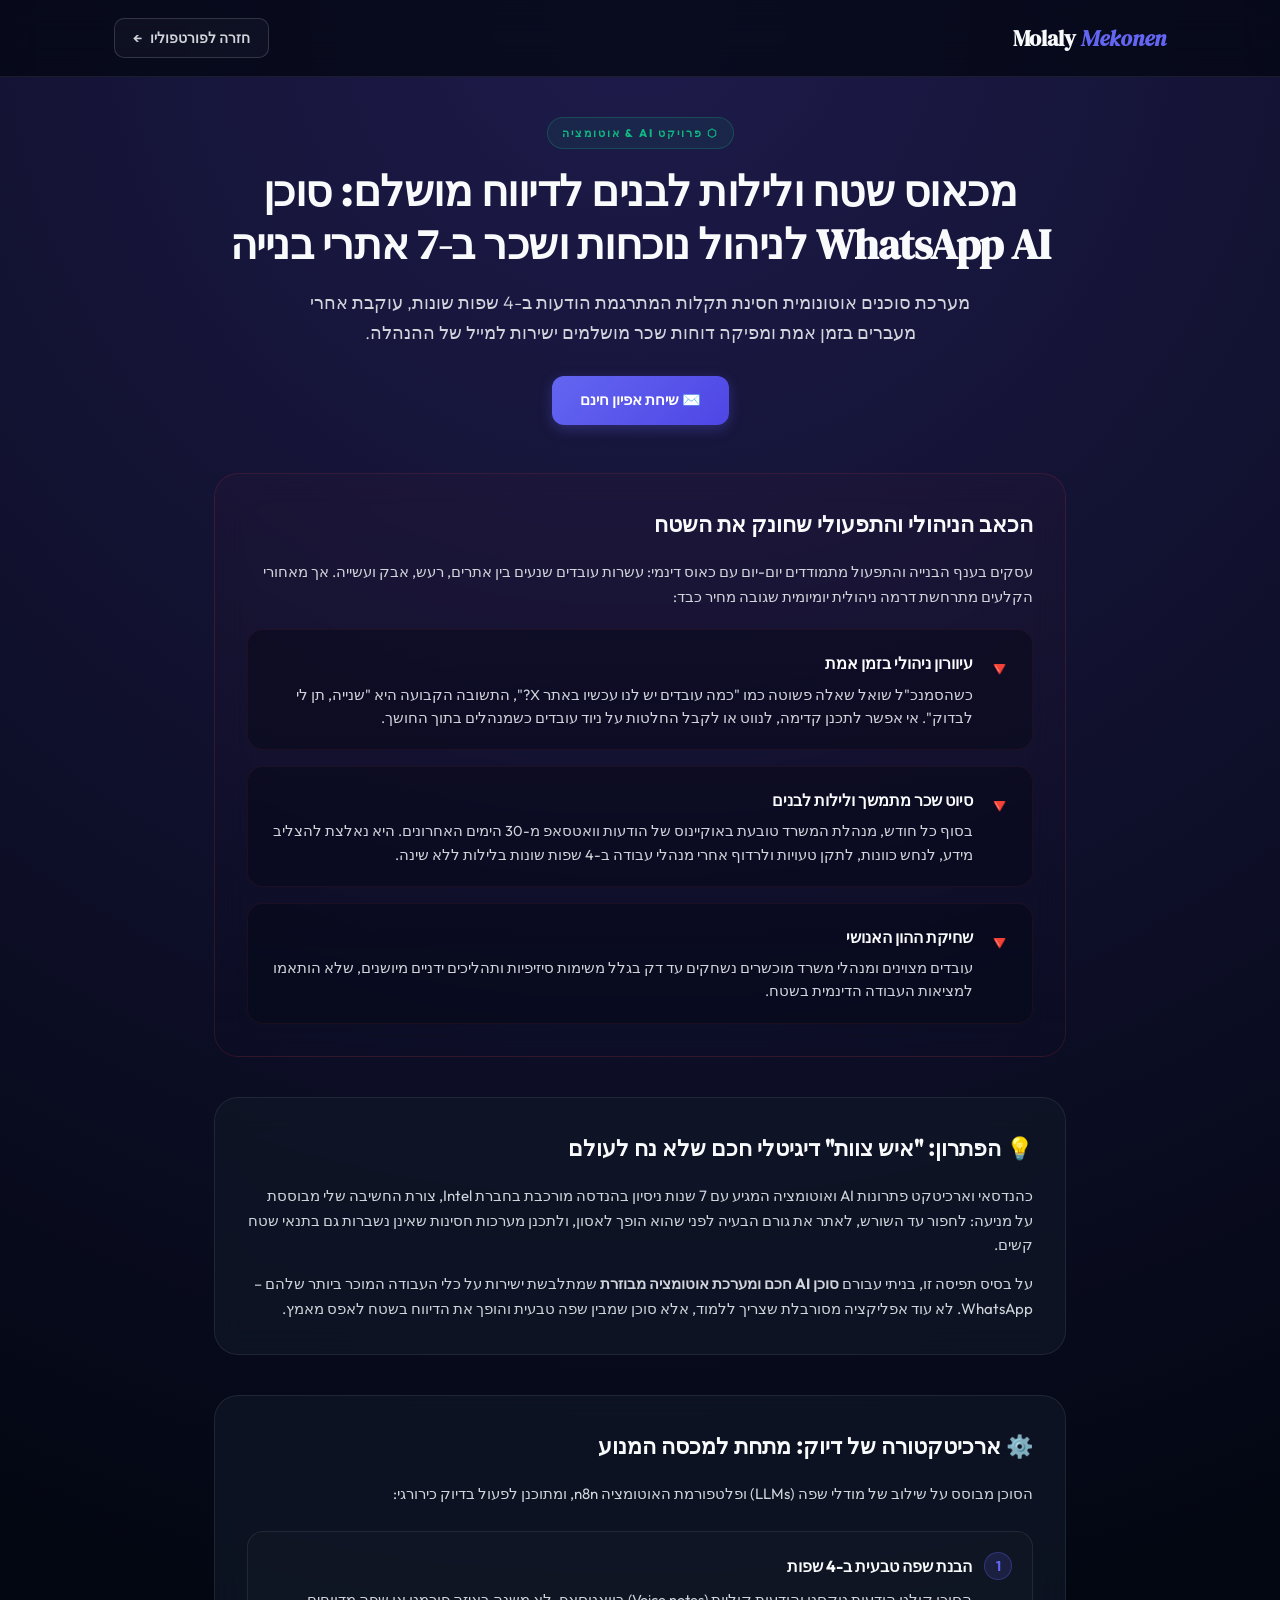
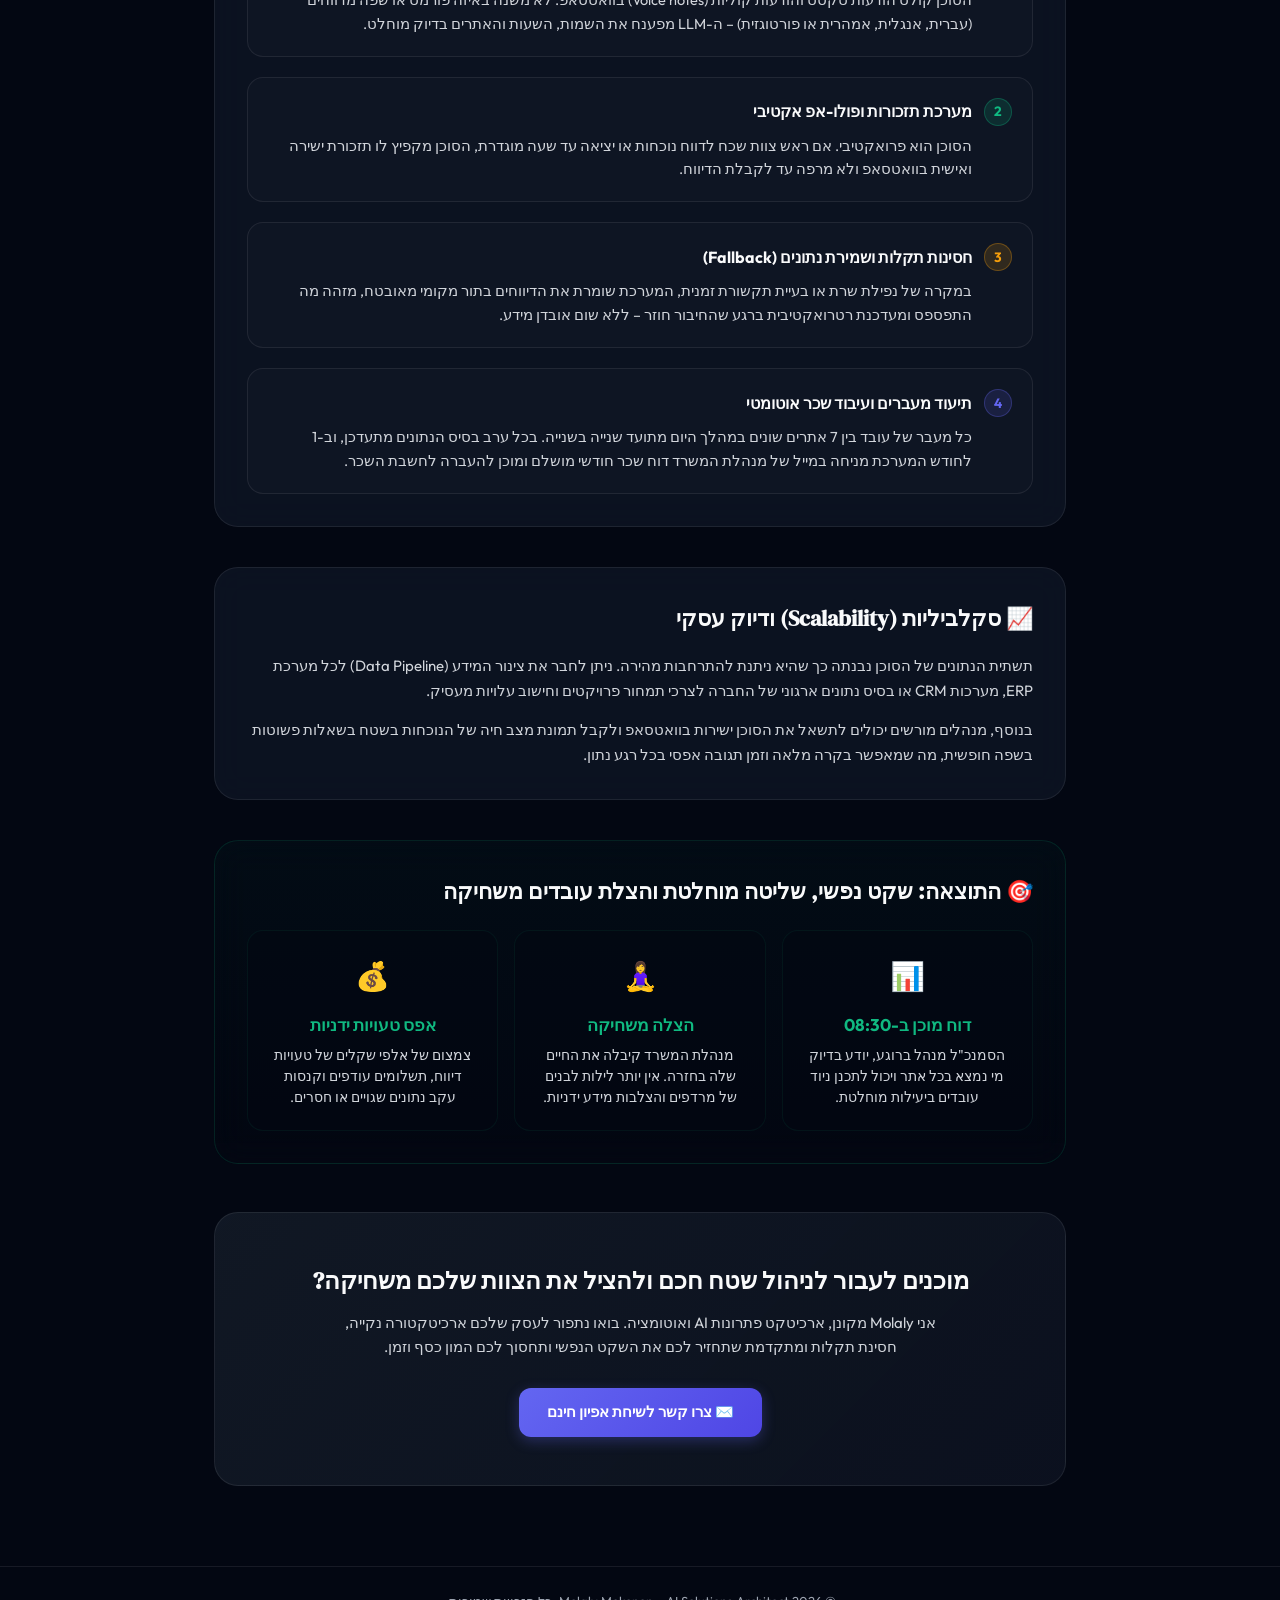
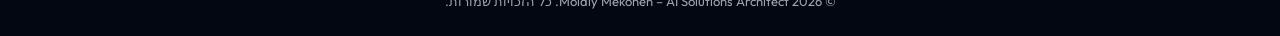
<file: whatsapp-agent.html>
<!DOCTYPE html>
<html lang="he" dir="rtl">
<head>
<meta charset="UTF-8">
<meta name="viewport" content="width=device-width, initial-scale=1.0">
<title>סוכן WhatsApp AI לניהול נוכחות ושכר – מבלגן דיווחים לניהול שטח מושלם</title>
<link href="https://fonts.googleapis.com/css2?family=Space+Grotesk:wght@300;400;500;600;700;800&family=DM+Serif+Display:ital@0;1&family=Outfit:wght@300;400;500;600;700;800&display=swap" rel="stylesheet">
<style>
:root {
  --bg: #030712;
  --sur: rgba(17, 24, 39, 0.7);
  --sur2: rgba(31, 41, 55, 0.65);
  --sur3: rgba(55, 65, 81, 0.5);
  --bor: rgba(255, 255, 255, 0.08);
  --bor2: rgba(255, 255, 255, 0.15);
  --ac: #6366f1; /* Indigo */
  --ac2: #10b981; /* Emerald */
  --ac3: #f59e0b; /* Amber */
  --tx: #f9fafb;
  --tx2: #d1d5db;
  --tx3: #9ca3af;
}

* {
  box-sizing: border-box;
  margin: 0;
  padding: 0;
}

html {
  scroll-behavior: smooth;
}

body {
  font-family: 'Outfit', 'Space Grotesk', sans-serif;
  background: radial-gradient(circle at 50% 0%, #1e1b4b 0%, #030712 50%);
  color: var(--tx);
  min-height: 100vh;
  direction: rtl;
  line-height: 1.65;
  overflow-x: hidden;
}

header {
  position: sticky;
  top: 0;
  background: rgba(3, 7, 18, 0.75);
  backdrop-filter: blur(16px);
  -webkit-backdrop-filter: blur(16px);
  border-bottom: 1px solid var(--bor);
  z-index: 100;
}

.nav-container {
  max-width: 1100px;
  margin: 0 auto;
  padding: 18px 24px;
  display: flex;
  justify-content: space-between;
  align-items: center;
}

.logo {
  font-family: 'DM Serif Display', serif;
  font-size: 22px;
  font-weight: 700;
  text-decoration: none;
  color: var(--tx);
}

.logo span {
  color: var(--ac);
  font-style: italic;
}

.btn-back {
  display: inline-flex;
  align-items: center;
  gap: 8px;
  background: rgba(255, 255, 255, 0.03);
  color: var(--tx2);
  border: 1px solid var(--bor2);
  padding: 8px 18px;
  border-radius: 10px;
  text-decoration: none;
  font-size: 13.5px;
  font-weight: 600;
  transition: all 0.25s ease;
}

.btn-back:hover {
  background: rgba(99, 102, 241, 0.08);
  border-color: var(--ac);
  color: var(--tx);
  transform: translateY(-1px);
}

main {
  max-width: 900px;
  margin: 0 auto;
  padding: 40px 24px 80px;
}

.hero {
  text-align: center;
  margin-bottom: 48px;
  animation: fadeIn 0.8s ease;
}

@keyframes fadeIn {
  from { opacity: 0; transform: translateY(12px); }
  to { opacity: 1; transform: translateY(0); }
}

.badge {
  display: inline-flex;
  align-items: center;
  gap: 6px;
  font-size: 11px;
  font-weight: 800;
  letter-spacing: 2px;
  text-transform: uppercase;
  color: var(--ac2);
  background: rgba(16, 185, 129, 0.08);
  padding: 6px 14px;
  border-radius: 20px;
  border: 1px solid rgba(16, 185, 129, 0.25);
  margin-bottom: 16px;
}

h1 {
  font-family: 'DM Serif Display', serif;
  font-size: clamp(28px, 4.5vw, 42px);
  line-height: 1.25;
  margin-bottom: 18px;
  color: var(--tx);
  letter-spacing: -0.5px;
}

.hero-sub {
  font-size: 18px;
  color: var(--tx2);
  max-width: 720px;
  margin: 0 auto 28px;
  font-weight: 300;
}

.cta-group {
  display: flex;
  justify-content: center;
  gap: 14px;
}

.btn-primary {
  display: inline-flex;
  align-items: center;
  gap: 8px;
  background: linear-gradient(135deg, var(--ac) 0%, #4f46e5 100%);
  color: #fff;
  border: none;
  padding: 12px 28px;
  border-radius: 12px;
  font-size: 15px;
  font-weight: 700;
  cursor: pointer;
  text-decoration: none;
  transition: all 0.3s cubic-bezier(0.16, 1, 0.3, 1);
  box-shadow: 0 4px 14px rgba(99, 102, 241, 0.3);
}

.btn-primary:hover {
  transform: translateY(-2px);
  box-shadow: 0 6px 20px rgba(99, 102, 241, 0.45);
}

/* Sections styling */
section {
  margin-bottom: 40px;
  background: var(--sur);
  backdrop-filter: blur(16px);
  -webkit-backdrop-filter: blur(16px);
  border: 1px solid var(--bor);
  border-radius: 24px;
  padding: 32px;
}

h2 {
  font-family: 'DM Serif Display', serif;
  font-size: 22px;
  margin-bottom: 18px;
  display: flex;
  align-items: center;
  gap: 10px;
  color: var(--tx);
}

/* Pain section */
.pain-section {
  border-color: rgba(239, 68, 68, 0.15);
  background: linear-gradient(180deg, rgba(239, 68, 68, 0.03) 0%, rgba(3, 7, 18, 0) 100%);
}

.pain-grid {
  display: grid;
  gap: 16px;
  margin-top: 20px;
}

.pain-card {
  background: rgba(3, 7, 18, 0.4);
  border: 1px solid rgba(239, 68, 68, 0.08);
  border-radius: 16px;
  padding: 20px;
  display: flex;
  gap: 14px;
}

.pain-icon {
  font-size: 20px;
  color: #ef4444;
  flex-shrink: 0;
  margin-top: 2px;
}

.pain-content h3 {
  font-size: 16px;
  color: var(--tx);
  margin-bottom: 6px;
  font-weight: 700;
}

.pain-content p {
  font-size: 14.5px;
  color: var(--tx2);
  line-height: 1.6;
}

/* Architecture Timeline */
.architecture-timeline {
  display: grid;
  gap: 20px;
  margin-top: 24px;
}

.step-card {
  background: rgba(255, 255, 255, 0.015);
  border: 1px solid var(--bor);
  border-radius: 16px;
  padding: 20px;
  position: relative;
  transition: all 0.3s ease;
}

.step-card:hover {
  border-color: var(--bor2);
  background: rgba(255, 255, 255, 0.03);
}

.step-header {
  display: flex;
  align-items: center;
  gap: 12px;
  margin-bottom: 8px;
}

.step-num {
  width: 28px;
  height: 28px;
  border-radius: 50%;
  background: rgba(99, 102, 241, 0.15);
  border: 1px solid rgba(99, 102, 241, 0.3);
  color: var(--ac);
  font-weight: 700;
  font-size: 13.5px;
  display: flex;
  align-items: center;
  justify-content: center;
}

.step-card:nth-child(2) .step-num {
  background: rgba(16, 185, 129, 0.15);
  border-color: rgba(16, 185, 129, 0.3);
  color: var(--ac2);
}

.step-card:nth-child(3) .step-num {
  background: rgba(245, 158, 11, 0.15);
  border-color: rgba(245, 158, 11, 0.3);
  color: var(--ac3);
}

.step-card:nth-child(4) .step-num {
  background: rgba(99, 102, 241, 0.15);
  border-color: rgba(99, 102, 241, 0.3);
  color: var(--ac);
}

.step-title {
  font-size: 16px;
  font-weight: 700;
  color: var(--tx);
}

.step-desc {
  font-size: 14.5px;
  color: var(--tx2);
  padding-right: 40px;
}

/* Results section */
.results-section {
  border-color: rgba(16, 185, 129, 0.15);
  background: linear-gradient(180deg, rgba(16, 185, 129, 0.03) 0%, rgba(3, 7, 18, 0) 100%);
}

.results-grid {
  display: grid;
  grid-template-columns: repeat(auto-fit, minmax(240px, 1fr));
  gap: 16px;
  margin-top: 20px;
}

.result-card {
  background: rgba(3, 7, 18, 0.4);
  border: 1px solid rgba(16, 185, 129, 0.08);
  border-radius: 16px;
  padding: 22px;
  text-align: center;
  transition: all 0.3s ease;
}

.result-card:hover {
  transform: translateY(-2px);
  border-color: rgba(16, 185, 129, 0.25);
}

.result-icon {
  font-size: 28px;
  margin-bottom: 12px;
}

.result-title {
  font-size: 17px;
  font-weight: 700;
  color: var(--ac2);
  margin-bottom: 6px;
}

.result-desc {
  font-size: 14px;
  color: var(--tx2);
  line-height: 1.5;
}

/* Footer Section */
.footer-cta {
  text-align: center;
  padding: 48px 32px;
  background: linear-gradient(135deg, rgba(31, 41, 55, 0.5) 0%, rgba(17, 24, 39, 0.6) 100%);
  border: 1px solid var(--bor);
  border-radius: 24px;
  margin-top: 48px;
}

.footer-cta h2 {
  font-size: 24px;
  justify-content: center;
  margin-bottom: 10px;
}

.footer-cta p {
  font-size: 15px;
  color: var(--tx2);
  max-width: 600px;
  margin: 0 auto 28px;
}

footer {
  text-align: center;
  padding: 24px;
  font-size: 13px;
  color: var(--tx3);
  border-top: 1px solid var(--bor);
}

@media (max-width: 768px) {
  section {
    padding: 24px;
  }
  .results-grid {
    grid-template-columns: 1fr;
  }
}
</style>
</head>
<body>

<header>
  <div class="nav-container">
    <a href="./index.html" class="logo">Molaly <span>Mekonen</span></a>
    <a href="./index.html" class="btn-back">
      <span>חזרה לפורטפוליו</span>
      <span>←</span>
    </a>
  </div>
</header>

<main>
  <div class="hero">
    <div class="badge">⬡ פרויקט AI &amp; אוטומציה</div>
    <h1>מכאוס שטח ולילות לבנים לדיווח מושלם: סוכן WhatsApp AI לניהול נוכחות ושכר ב-7 אתרי בנייה</h1>
    <p class="hero-sub">מערכת סוכנים אוטונומית חסינת תקלות המתרגמת הודעות ב-4 שפות שונות, עוקבת אחרי מעברים בזמן אמת ומפיקה דוחות שכר מושלמים ישירות למייל של ההנהלה.</p>
    <div class="cta-group">
      <a href="https://wa.me/972528742884?text=%D7%A9%D7%9C%D7%95%D7%9D%20%D7%9E%D7%95%D7%9C%D7%9C%D7%99%2C%20%D7%90%D7%A9%D7%9E%D7%97%20%D7%9C%D7%A9%D7%9E%D7%95%D7%A2%20%D7%A2%D7%95%D7%93%20%D7%A5%D7%A8%D7%98%D7%99%D7%9D%20%D7%A2%D7%95%D7%93%20%D7%A1%D7%95%D7%9B%D7%9F%20%D7%94%D7%A0%D7%95%D7%9B%D7%97%D7%95%D7%AA%20%D7%91%D7%95%D7%95%D7%90%D7%98%D7%A1%D7%90%D7%A4" target="_blank" rel="noopener" class="btn-primary">✉️ שיחת אפיון חינם</a>
    </div>
  </div>

  <!-- THE PAIN -->
  <section class="pain-section">
    <h2>הכאב הניהולי והתפעולי שחונק את השטח</h2>
    <p style="color: var(--tx2); font-size: 15px; margin-bottom: 8px;">עסקים בענף הבנייה והתפעול מתמודדים יום-יום עם כאוס דינמי: עשרות עובדים שנעים בין אתרים, רעש, אבק ועשייה. אך מאחורי הקלעים מתרחשת דרמה ניהולית יומיומית שגובה מחיר כבד:</p>
    
    <div class="pain-grid">
      <div class="pain-card">
        <div class="pain-icon">🔻</div>
        <div class="pain-content">
          <h3>עיוורון ניהולי בזמן אמת</h3>
          <p>כשהסמנכ"ל שואל שאלה פשוטה כמו "כמה עובדים יש לנו עכשיו באתר X?", התשובה הקבועה היא "שנייה, תן לי לבדוק". אי אפשר לתכנן קדימה, לנווט או לקבל החלטות על ניוד עובדים כשמנהלים בתוך החושך.</p>
        </div>
      </div>
      
      <div class="pain-card">
        <div class="pain-icon">🔻</div>
        <div class="pain-content">
          <h3>סיוט שכר מתמשך ולילות לבנים</h3>
          <p>בסוף כל חודש, מנהלת המשרד טובעת באוקיינוס של הודעות וואטסאפ מ-30 הימים האחרונים. היא נאלצת להצליב מידע, לנחש כוונות, לתקן טעויות ולרדוף אחרי מנהלי עבודה ב-4 שפות שונות בלילות ללא שינה.</p>
        </div>
      </div>
      
      <div class="pain-card">
        <div class="pain-icon">🔻</div>
        <div class="pain-content">
          <h3>שחיקת ההון האנושי</h3>
          <p>עובדים מצוינים ומנהלי משרד מוכשרים נשחקים עד דק בגלל משימות סיזיפיות ותהליכים ידניים מיושנים, שלא הותאמו למציאות העבודה הדינמית בשטח.</p>
        </div>
      </div>
    </div>
  </section>

  <!-- THE SOLUTION -->
  <section>
    <h2>💡 הפתרון: "איש צוות" דיגיטלי חכם שלא נח לעולם</h2>
    <p style="margin-bottom: 14px; font-size: 15px; color: var(--tx2);">
      כהנדסאי וארכיטקט פתרונות AI ואוטומציה המגיע עם 7 שנות ניסיון בהנדסה מורכבת בחברת Intel, צורת החשיבה שלי מבוססת על מניעה: לחפור עד השורש, לאתר את גורם הבעיה לפני שהוא הופך לאסון, ולתכנן מערכות חסינות שאינן נשברות גם בתנאי שטח קשים.
    </p>
    <p style="font-size: 15px; color: var(--tx2);">
      על בסיס תפיסה זו, בניתי עבורם <strong>סוכן AI חכם ומערכת אוטומציה מבוזרת</strong> שמתלבשת ישירות על כלי העבודה המוכר ביותר שלהם – WhatsApp. לא עוד אפליקציה מסורבלת שצריך ללמוד, אלא סוכן שמבין שפה טבעית והופך את הדיווח בשטח לאפס מאמץ.
    </p>
  </section>

  <!-- THE ARCHITECTURE -->
  <section>
    <h2>⚙️ ארכיטקטורה של דיוק: מתחת למכסה המנוע</h2>
    <p style="font-size: 15px; color: var(--tx2); margin-bottom: 8px;">הסוכן מבוסס על שילוב של מודלי שפה (LLMs) ופלטפורמת האוטומציה n8n, ומתוכנן לפעול בדיוק כירורגי:</p>
    
    <div class="architecture-timeline">
      <div class="step-card">
        <div class="step-header">
          <div class="step-num">1</div>
          <div class="step-title">הבנת שפה טבעית ב-4 שפות</div>
        </div>
        <div class="step-desc">הסוכן קולט הודעות טקסט והודעות קוליות (Voice notes) בוואטסאפ. לא משנה באיזה פורמט או שפה מדווחים (עברית, אנגלית, אמהרית או פורטוגזית) – ה-LLM מפענח את השמות, השעות והאתרים בדיוק מוחלט.</div>
      </div>
      
      <div class="step-card">
        <div class="step-header">
          <div class="step-num">2</div>
          <div class="step-title">מערכת תזכורות ופולו-אפ אקטיבי</div>
        </div>
        <div class="step-desc">הסוכן הוא פרואקטיבי. אם ראש צוות שכח לדווח נוכחות או יציאה עד שעה מוגדרת, הסוכן מקפיץ לו תזכורת ישירה ואישית בוואטסאפ ולא מרפה עד לקבלת הדיווח.</div>
      </div>
      
      <div class="step-card">
        <div class="step-header">
          <div class="step-num">3</div>
          <div class="step-title">חסינות תקלות ושמירת נתונים (Fallback)</div>
        </div>
        <div class="step-desc">במקרה של נפילת שרת או בעיית תקשורת זמנית, המערכת שומרת את הדיווחים בתור מקומי מאובטח, מזהה מה התפספס ומעדכנת רטרואקטיבית ברגע שהחיבור חוזר – ללא שום אובדן מידע.</div>
      </div>
      
      <div class="step-card">
        <div class="step-header">
          <div class="step-num">4</div>
          <div class="step-title">תיעוד מעברים ועיבוד שכר אוטומטי</div>
        </div>
        <div class="step-desc">כל מעבר של עובד בין 7 אתרים שונים במהלך היום מתועד שנייה בשנייה. בכל ערב בסיס הנתונים מתעדכן, וב-1 לחודש המערכת מניחה במייל של מנהלת המשרד דוח שכר חודשי מושלם ומוכן להעברה לחשבת השכר.</div>
      </div>
    </div>
  </section>

  <!-- SCALABILITY -->
  <section>
    <h2>📈 סקלביליות (Scalability) ודיוק עסקי</h2>
    <p style="margin-bottom: 14px; font-size: 15px; color: var(--tx2);">
      תשתית הנתונים של הסוכן נבנתה כך שהיא ניתנת להתרחבות מהירה. ניתן לחבר את צינור המידע (Data Pipeline) לכל מערכת ERP, מערכות CRM או בסיס נתונים ארגוני של החברה לצרכי תמחור פרויקטים וחישוב עלויות מעסיק.
    </p>
    <p style="font-size: 15px; color: var(--tx2);">
      בנוסף, מנהלים מורשים יכולים לתשאל את הסוכן ישירות בוואטסאפ ולקבל תמונת מצב חיה של הנוכחות בשטח בשאלות פשוטות בשפה חופשית, מה שמאפשר בקרה מלאה וזמן תגובה אפסי בכל רגע נתון.
    </p>
  </section>

  <!-- RESULTS -->
  <section class="results-section">
    <h2>🎯 התוצאה: שקט נפשי, שליטה מוחלטת והצלת עובדים משחיקה</h2>
    
    <div class="results-grid">
      <div class="result-card">
        <div class="result-icon">📊</div>
        <div class="result-title">דוח מוכן ב-08:30</div>
        <div class="result-desc">הסמנכ"ל מנהל ברוגע, יודע בדיוק מי נמצא בכל אתר ויכול לתכנן ניוד עובדים ביעילות מוחלטת.</div>
      </div>
      
      <div class="result-card">
        <div class="result-icon">🧘‍♀️</div>
        <div class="result-title">הצלה משחיקה</div>
        <div class="result-desc">מנהלת המשרד קיבלה את החיים שלה בחזרה. אין יותר לילות לבנים של מרדפים והצלבות מידע ידניות.</div>
      </div>
      
      <div class="result-card">
        <div class="result-icon">💰</div>
        <div class="result-title">אפס טעויות ידניות</div>
        <div class="result-desc">צמצום של אלפי שקלים של טעויות דיווח, תשלומים עודפים וקנסות עקב נתונים שגויים או חסרים.</div>
      </div>
    </div>
  </section>

  <!-- FOOTER CTA -->
  <div class="footer-cta">
    <h2>מוכנים לעבור לניהול שטח חכם ולהציל את הצוות שלכם משחיקה?</h2>
    <p>אני Molaly מקונן, ארכיטקט פתרונות AI ואוטומציה. בואו נתפור לעסק שלכם ארכיטקטורה נקייה, חסינת תקלות ומתקדמת שתחזיר לכם את השקט הנפשי ותחסוך לכם המון כסף וזמן.</p>
    <a href="https://wa.me/972528742884?text=%D7%A9%D7%9C%D7%95%D7%9D%20%D7%9E%D7%95%D7%9C%D7%9C%D7%99%2C%20%D7%90%D7%A9%D7%9E%D7%97%20%D7%9C%D7%A9%D7%9E%D7%95%D7%A2%20%D7%A2%D7%95%D7%93%20%D7%A5%D7%A8%D7%98%D7%99%D7%9D%20%D7%A2%D7%95%D7%93%20%D7%A1%D7%95%D7%9B%D7%9F%20%D7%94%D7%A0%D7%95%D7%9B%D7%97%D7%95%D7%AA%20%D7%91%D7%95%D7%95%D7%90%D7%98%D7%A1%D7%90%D7%A4" target="_blank" rel="noopener" class="btn-primary">✉️ צרו קשר לשיחת אפיון חינם</a>
  </div>
</main>

<footer>
  <p>© 2026 Molaly Mekonen – AI Solutions Architect. כל הזכויות שמורות.</p>
</footer>

</body>
</html>
</file>
